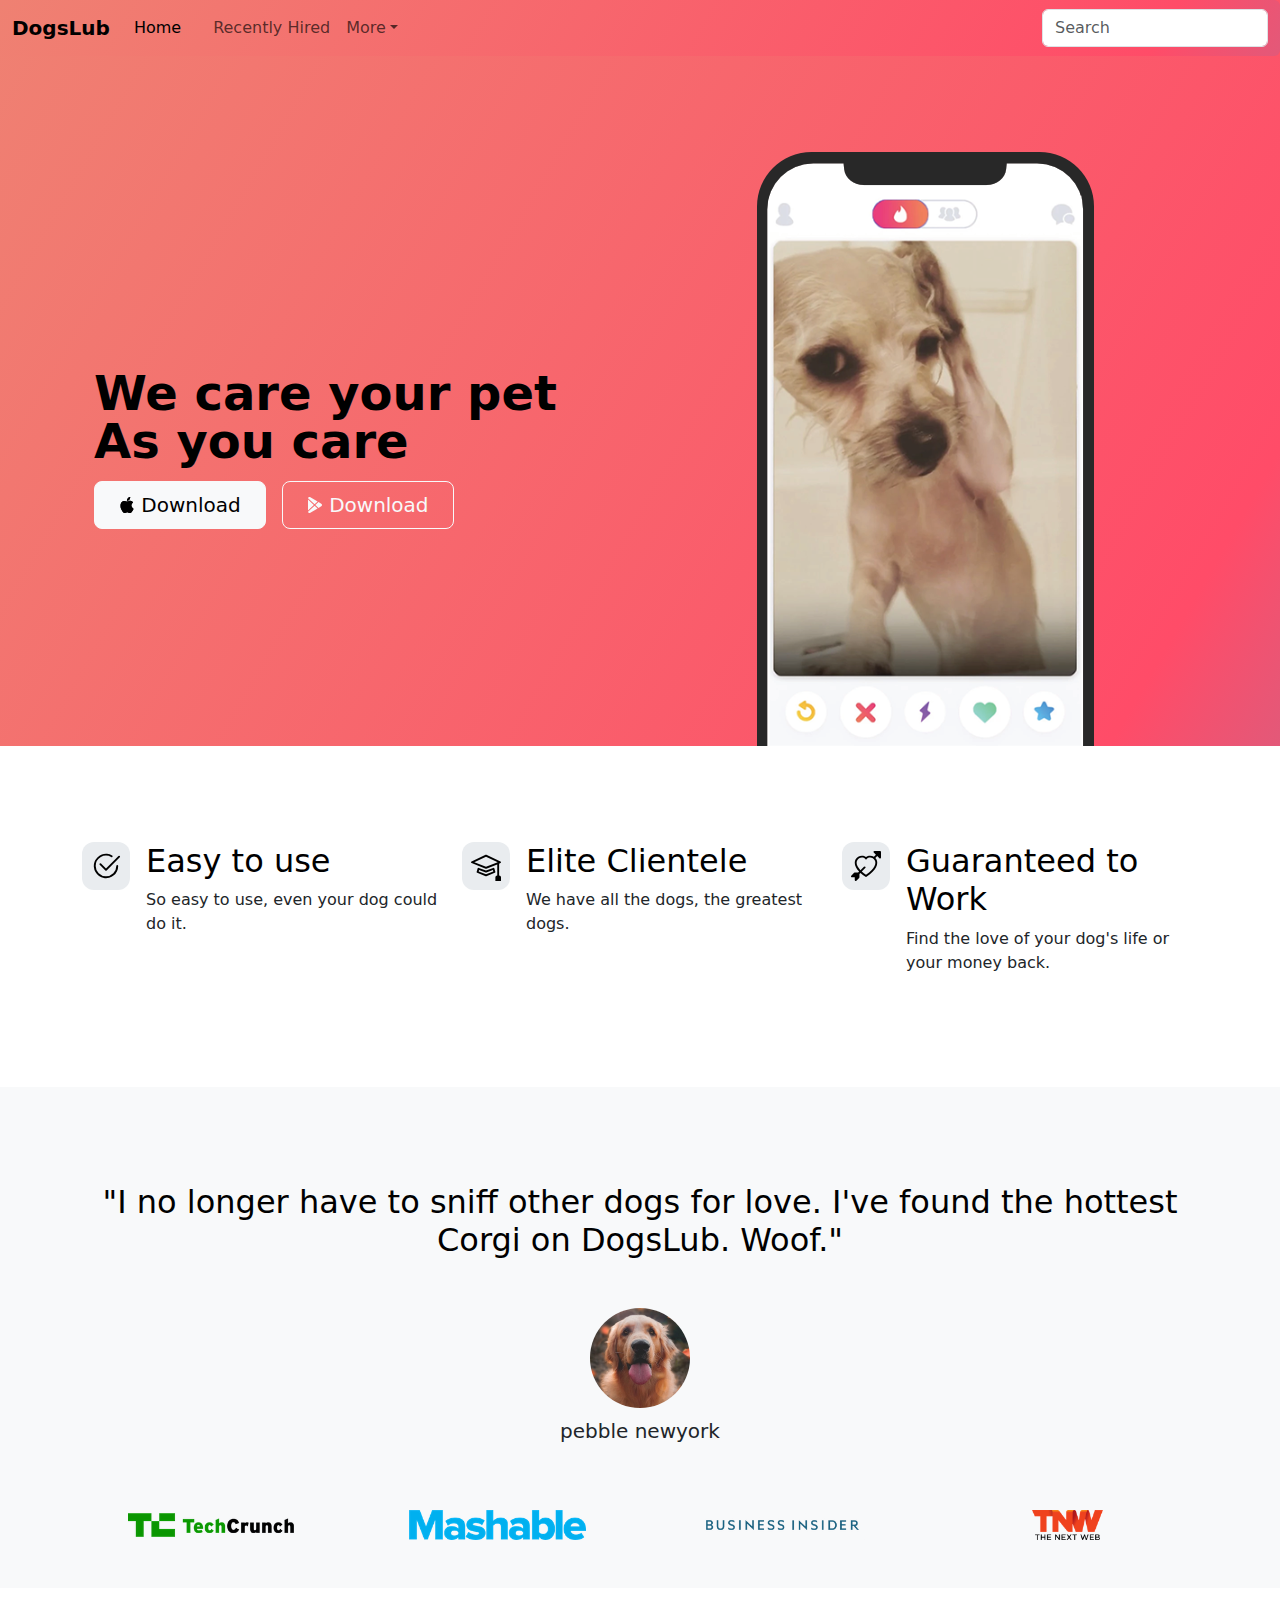
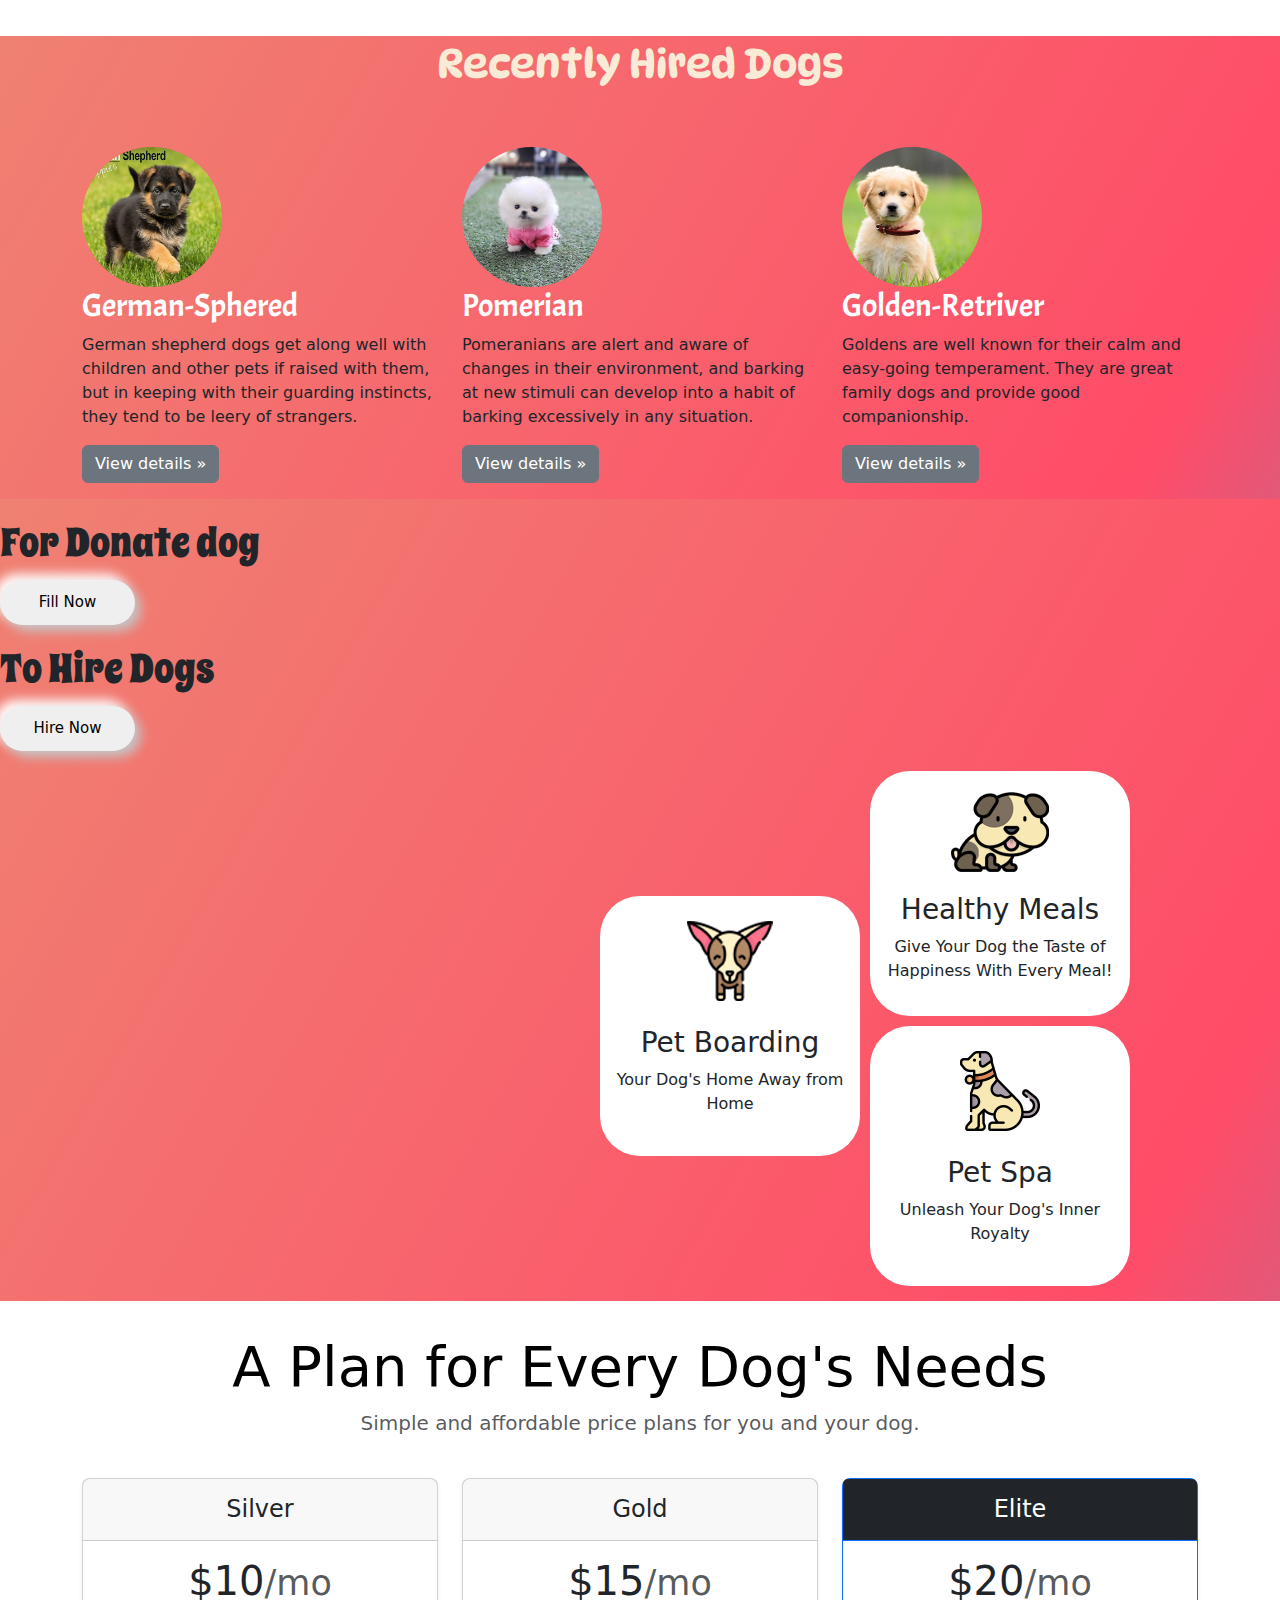
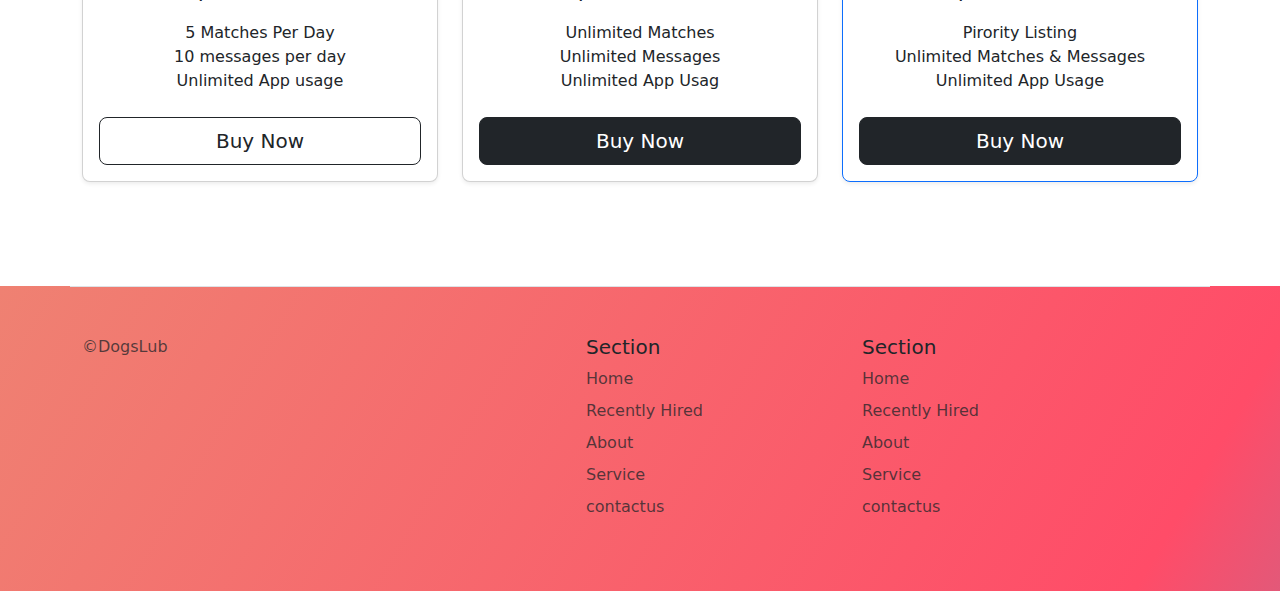
<file: index.html>
<!DOCTYPE html>
<html lang="en">

<head>
  <meta charset="UTF-8">
  <meta name="viewport" content="width=device-width, initial-scale=1.0">
  <title>DogsLub</title>
  <link href="https://cdn.jsdelivr.net/npm/bootstrap@5.3.3/dist/css/bootstrap.min.css" rel="stylesheet" integrity="sha384-QWTKZyjpPEjISv5WaRU9OFeRpok6YctnYmDr5pNlyT2bRjXh0JMhjY6hW+ALEwIH" crossorigin="anonymous">
<link href="./css/style.css" rel="stylesheet"/>
<link rel="preconnect" href="https://fonts.googleapis.com">
<link rel="preconnect" href="https://fonts.gstatic.com" crossorigin>
<link href="https://fonts.googleapis.com/css2?family=DynaPuff:wght@400..700&family=Spicy+Rice&display=swap" rel="stylesheet">
<link rel="preconnect" href="https://fonts.googleapis.com">
<link rel="preconnect" href="https://fonts.gstatic.com" crossorigin>
<link href="https://fonts.googleapis.com/css2?family=DynaPuff:wght@400..700&family=Itim&family=Spicy+Rice&display=swap" rel="stylesheet">
<link rel="preconnect" href="https://fonts.googleapis.com">
<link rel="preconnect" href="https://fonts.gstatic.com" crossorigin>
<link href="https://fonts.googleapis.com/css2?family=Acme&family=Bona+Nova+SC:ital,wght@0,400;0,700;1,400&family=DynaPuff:wght@400..700&family=Itim&family=Spicy+Rice&display=swap" rel="stylesheet">
<link rel="preconnect" href="https://fonts.googleapis.com">
<link rel="preconnect" href="https://fonts.gstatic.com" crossorigin>
<link href="https://fonts.googleapis.com/css2?family=Aclonica&family=Acme&family=Bona+Nova+SC:ital,wght@0,400;0,700;1,400&family=DynaPuff:wght@400..700&family=Itim&family=Spicy+Rice&display=swap" rel="stylesheet">

</head>

<body >
  
  
  
  <!-- Title -->
  <section id="title" class="gradient-background">
    <nav class="navbar navbar-expand-lg bg-body-tertiary rounded gradient-background" aria-label="Eleventh navbar example">
      <div class="container-fluid">
        <a class="navbar-brand" href="#" style="font-size:900; font-weight: 900;">DogsLub</a>
        <button class="navbar-toggler collapsed" type="button" data-bs-toggle="collapse" data-bs-target="#navbarsExample09" aria-controls="navbarsExample09" aria-expanded="false" aria-label="Toggle navigation">
          <span class="navbar-toggler-icon"></span>
        </button>

        <div class="navbar-collapse collapse" id="navbarsExample09" >
          <ul class="navbar-nav me-auto mb-2 mb-lg-0">
            <li class="nav-item">
              <a class="nav-link active" aria-current="page" href="./index.html">Home</a>
            </li>
            <li class="nav-item">
              <a class="nav-link" href="#"></a>
            </li>
            <li class="nav-item">
              <a class="nav-link " aria-disabled="true" href="./details.html">Recently Hired</a>
            </li>
            <li class="nav-item dropdown">
              <a class="nav-link dropdown-toggle" href="#" data-bs-toggle="dropdown" aria-expanded="false">More</a>
              <ul class="dropdown-menu">
                <li><a class="dropdown-item" href="./about.html">About </a></li>
                <li><a class="dropdown-item" href="./service.html">Service</a></li>
                <li><a class="dropdown-item" href="./contactus.html">Contact us</a></li>
              </ul>
            </li>
          </ul>
          <form role="search">
            <input class="form-control" type="search" placeholder="Search" aria-label="Search">
          </form>
        </div>
      </div>
    </nav>

    <div class="container col-xxl-8 px-4 pt-5">
      <div class="row flex-lg-row-reverse align-items-center g-5 pt-5">
        <div class="col-10 col-sm-8 col-lg-6">
          <img src="./images/iphone.png" class="d-block mx-lg-auto img-fluid" alt="Bootstrap Themes" height="200"
            loading="lazy">
        </div>
        <div class="col-lg-6">
          <h1 class="display-5 fw-bold text-body-emphasis lh-1 mb-3">We care your pet               <span>As you care</span></h1>

          <div class="d-grid gap-2 d-md-flex justify-content-md-start">
            <button type="button" class="btn btn-light btn-lg px-4 me-md-2"><svg xmlns="http://www.w3.org/2000/svg"
                width="16" height="16" fill="currentColor" class="bi bi-apple mb-1" viewBox="0 0 16 16">
                <path
                  d="M11.182.008C11.148-.03 9.923.023 8.857 1.18c-1.066 1.156-.902 2.482-.878 2.516.024.034 1.52.087 2.475-1.258.955-1.345.762-2.391.728-2.43Zm3.314 11.733c-.048-.096-2.325-1.234-2.113-3.422.212-2.189 1.675-2.789 1.698-2.854.023-.065-.597-.79-1.254-1.157a3.692 3.692 0 0 0-1.563-.434c-.108-.003-.483-.095-1.254.116-.508.139-1.653.589-1.968.607-.316.018-1.256-.522-2.267-.665-.647-.125-1.333.131-1.824.328-.49.196-1.422.754-2.074 2.237-.652 1.482-.311 3.83-.067 4.56.244.729.625 1.924 1.273 2.796.576.984 1.34 1.667 1.659 1.899.319.232 1.219.386 1.843.067.502-.308 1.408-.485 1.766-.472.357.013 1.061.154 1.782.539.571.197 1.111.115 1.652-.105.541-.221 1.324-1.059 2.238-2.758.347-.79.505-1.217.473-1.282Z" />
                <path
                  d="M11.182.008C11.148-.03 9.923.023 8.857 1.18c-1.066 1.156-.902 2.482-.878 2.516.024.034 1.52.087 2.475-1.258.955-1.345.762-2.391.728-2.43Zm3.314 11.733c-.048-.096-2.325-1.234-2.113-3.422.212-2.189 1.675-2.789 1.698-2.854.023-.065-.597-.79-1.254-1.157a3.692 3.692 0 0 0-1.563-.434c-.108-.003-.483-.095-1.254.116-.508.139-1.653.589-1.968.607-.316.018-1.256-.522-2.267-.665-.647-.125-1.333.131-1.824.328-.49.196-1.422.754-2.074 2.237-.652 1.482-.311 3.83-.067 4.56.244.729.625 1.924 1.273 2.796.576.984 1.34 1.667 1.659 1.899.319.232 1.219.386 1.843.067.502-.308 1.408-.485 1.766-.472.357.013 1.061.154 1.782.539.571.197 1.111.115 1.652-.105.541-.221 1.324-1.059 2.238-2.758.347-.79.505-1.217.473-1.282Z" />
              </svg> Download</button>
            <button type="button" class="btn btn-outline-light btn-lg px-4"><svg xmlns="http://www.w3.org/2000/svg"
                width="16" height="16" fill="currentColor" class="bi bi-google-play mb-1" viewBox="0 0 16 16">
                <path
                  d="M14.222 9.374c1.037-.61 1.037-2.137 0-2.748L11.528 5.04 8.32 8l3.207 2.96 2.694-1.586Zm-3.595 2.116L7.583 8.68 1.03 14.73c.201 1.029 1.36 1.61 2.303 1.055l7.294-4.295ZM1 13.396V2.603L6.846 8 1 13.396ZM1.03 1.27l6.553 6.05 3.044-2.81L3.333.215C2.39-.341 1.231.24 1.03 1.27Z" />
              </svg> Download</button>
          </div>
        </div>
      </div>
    </div>
  </section>
  

  </section>
  <!-- Features -->
  <section id="features">
    <div class="container mt-5" id="hanging-icons">
      
      <div class="row g-4 py-5 row-cols-1 row-cols-lg-3">
        <div class="col d-flex align-items-start">
          <div class="icon-square text-body-emphasis bg-body-secondary d-inline-flex align-items-center justify-content-center fs-4 flex-shrink-0 me-3">
            <svg xmlns="http://www.w3.org/2000/svg" height="30" fill="currentColor" class="bi bi-check2-circle"
              viewBox="0 0 16 16">
<path
                d="M2.5 8a5.5 5.5 0 0 1 8.25-4.764.5.5 0 0 0 .5-.866A6.5 6.5 0 1 0 14.5 8a.5.5 0 0 0-1 0 5.5 5.5 0 1 1-11 0z" />
<path
                d="M15.354 3.354a.5.5 0 0 0-.708-.708L8 9.293 5.354 6.646a.5.5 0 1 0-.708.708l3 3a.5.5 0 0 0 .708 0l7-7z" />
</svg>
          </div>
          <div>
            <h3 class="fs-2 text-body-emphasis">Easy to use</h3>
            <p>So easy to use, even your dog could do it.</p>
          </div>
        </div>
        <div class="col d-flex align-items-start">
          <div class="icon-square text-body-emphasis bg-body-secondary d-inline-flex align-items-center justify-content-center fs-4 flex-shrink-0 me-3">
            <svg xmlns="http://www.w3.org/2000/svg" height="30" fill="currentColor" class="bi bi-mortarboard" viewBox="0 0 16 16">
              <path d="M8.211 2.047a.5.5 0 0 0-.422 0l-7.5 3.5a.5.5 0 0 0 .025.917l7.5 3a.5.5 0 0 0 .372 0L14 7.14V13a1 1 0 0 0-1 1v2h3v-2a1 1 0 0 0-1-1V6.739l.686-.275a.5.5 0 0 0 .025-.917l-7.5-3.5ZM8 8.46 1.758 5.965 8 3.052l6.242 2.913L8 8.46Z"/>
              <path d="M4.176 9.032a.5.5 0 0 0-.656.327l-.5 1.7a.5.5 0 0 0 .294.605l4.5 1.8a.5.5 0 0 0 .372 0l4.5-1.8a.5.5 0 0 0 .294-.605l-.5-1.7a.5.5 0 0 0-.656-.327L8 10.466 4.176 9.032Zm-.068 1.873.22-.748 3.496 1.311a.5.5 0 0 0 .352 0l3.496-1.311.22.748L8 12.46l-3.892-1.556Z"/>
              </svg>
          </div>
          <div>
            <h3 class="fs-2 text-body-emphasis">Elite Clientele</h3>
            <p>We have all the dogs, the greatest dogs.</p>
          </div>
        </div>
        <div class="col d-flex align-items-start">
          <div class="icon-square text-body-emphasis bg-body-secondary d-inline-flex align-items-center justify-content-center fs-4 flex-shrink-0 me-3">
            <svg xmlns="http://www.w3.org/2000/svg" height="30" fill="currentColor" class="bi bi-arrow-through-heart"
              viewBox="0 0 16 16">
<path fill-rule="evenodd"
                d="M2.854 15.854A.5.5 0 0 1 2 15.5V14H.5a.5.5 0 0 1-.354-.854l1.5-1.5A.5.5 0 0 1 2 11.5h1.793l.53-.53c-.771-.802-1.328-1.58-1.704-2.32-.798-1.575-.775-2.996-.213-4.092C3.426 2.565 6.18 1.809 8 3.233c1.25-.98 2.944-.928 4.212-.152L13.292 2 12.147.854A.5.5 0 0 1 12.5 0h3a.5.5 0 0 1 .5.5v3a.5.5 0 0 1-.854.354L14 2.707l-1.006 1.006c.236.248.44.531.6.845.562 1.096.585 2.517-.213 4.092-.793 1.563-2.395 3.288-5.105 5.08L8 13.912l-.276-.182a21.86 21.86 0 0 1-2.685-2.062l-.539.54V14a.5.5 0 0 1-.146.354l-1.5 1.5Zm2.893-4.894A20.419 20.419 0 0 0 8 12.71c2.456-1.666 3.827-3.207 4.489-4.512.679-1.34.607-2.42.215-3.185-.817-1.595-3.087-2.054-4.346-.761L8 4.62l-.358-.368c-1.259-1.293-3.53-.834-4.346.761-.392.766-.464 1.845.215 3.185.323.636.815 1.33 1.519 2.065l1.866-1.867a.5.5 0 1 1 .708.708L5.747 10.96Z" />
</svg>

          </div>
          <div>
            <h3 class="fs-2 text-body-emphasis">Guaranteed to Work </h3>
            <p>Find the love of your dog's life or your money back.</p>
          </div>
        </div>
      </div>
    </div>

  </section>
  <!-- Testimonial -->
  <section id="testimonial">
    <div class="my-5">
      <div class="p-5 text-center bg-body-tertiary">
        <div class="container py-5">
          <h2 class="text-body-emphasis mb-5">"I no longer have to sniff other dogs for love. I've found the hottest Corgi on DogsLub. Woof."
            
            </h2>
            <img src="./images/dog-img.jpg" class="profile-img" >
          <p class="col-lg-8 mx-auto lead mt-2">
            pebble newyork
          </p>
        </div>
        <div class="container">
          <div class="row">
            
            <div class="col-lg-3 col-sm-12 col-md-6"><img src="./images/techcrunch.png" height="30px"/></div>
            <div class="col-lg-3 col-sm-12 col-md-6"><img src="./images/mashable.png" height="30px"/></div>
            <div class="col-lg-3 col-sm-12 col-md-6"><img src="./images/bizinsider.png" height="30px"/></div>
            <div class="col-lg-3 col-sm-12 col-md-6"><img src="./images/tnw.png" height="30px"/></div>

          </div>



        </div>
      </div>
    </div>

  </section>

  

  
  <section class="gradient-background">
    
  
 
   <div class="container marketing">

  <div class="ft"><h1 class="bona-nova-sc-regular bona-nova-sc-bold aclonica-regular dynapuff-h" style="color:antiquewhite">Recently Hired Dogs</h1></div>
      
      <div class="row">
        <div class="col-lg-4 mt-5">
          <img class="bd-placeholder-img rounded-circle" width="140" height="140" src="./images/dog7.png" role="img" aria-label="Placeholder" preserveAspectRatio="xMidYMid slice" focusable="false"><title>Placeholder</title><rect width="100%" height="100%" fill="var(--bs-secondary-color)"></rect></svg>
          <h2 class="fw-normal acme-regular itim-regular">German-Sphered</h2>
          <p>German shepherd dogs get along well with children and other pets if raised with them, but in keeping with their guarding instincts, they tend to be leery of strangers.

          </p>
          <p><a class="btn btn-secondary" href="./details.html">View details »</a></p>
        </div><!-- /.col-lg-4 -->
        <div class="col-lg-4 mt-5">
          <img class="bd-placeholder-img rounded-circle" width="140" height="140" src="./images/dog5.png" role="img" aria-label="Placeholder" preserveAspectRatio="xMidYMid slice" focusable="false"><title>Placeholder</title><rect width="100%" height="100%" fill="var(--bs-secondary-color)"></rect></svg>
          <h2 class="fw-normal acme-regular itim-regular">Pomerian</h2>
          <p>Pomeranians are alert and aware of changes in their environment, and barking at new stimuli can develop into a habit of barking excessively in any situation. </p>
          <p><a class="btn btn-secondary" href="./details.html" >View details »</a></p>
        </div><!-- /.col-lg-4 -->
        <div class="col-lg-4 mt-5">
          <img class="bd-placeholder-img rounded-circle" width="140" height="140" src="./images/dog6.png" role="img" aria-label="Placeholder" preserveAspectRatio="xMidYMid slice" focusable="false"><title>Placeholder</title><rect width="100%" height="100%" fill="var(--bs-secondary-color)"></rect></svg>
          <h2 class="fw-normal acme-regular itim-regular">Golden-Retriver</h2>
          <p>Goldens are well known for their calm and easy-going temperament. They are great family dogs and provide good companionship.</p>
          <p><a class="btn btn-secondary" href="./details.html">View details »</a></p>
        </div><!-- /.col-lg-4 -->
      </div><!-- /.row -->
  
  
      
  
      
  </section>
  <section  class="gradient-background">
    <div>
    <h1 style="display:inline-block;margin-top: 20px;" class="spicy-rice-regular Dynapuf-cl">For Donate dog</h1><br>
    
<button class="but" onclick="window.location.href='./form.html'" style="margin-top: 5px;">Fill Now</button><br>
<div >
    <h1 style="display: inline-block;margin-top: 20px;" class="spicy-rice-regular Dynapuf-cl">To Hire Dogs</h1><br>
    
<button class="but" onclick="window.location.href='./hire.html'" style="margin-top: 5px;">Hire Now</button>
</div>
    
    </div>

    <div class="containe ">
      <div class="a ">
        
          <div class="mid  ">
            <img src="./images/service_icon_1.png" style="height:140; width:140;">
            
            
          </div>
          <div  class="alli" >
            <h3>Pet Boarding</h3>
            <p style="text-align:center;">Your Dog's Home Away from Home
            </p>
          </div>
          

      </div>
      <div class="b">
          
          <div class="mid"><img src="./images/service_icon_2.png" style="height:140; width:140;"></div>
          <div class="alli">
            <h3>Healthy Meals</h3>
            <p style="text-align:center;">Give Your Dog the Taste of Happiness With Every Meal!

            </p>
          </div>
      </div>
      <div class="c">
        <div class="mid"><img src="./images/service_icon_3.png" style="height:140; width:140;"></div>

          <div class="alli">
            <h3>Pet Spa</h3>
            <p style="text-align:center;">Unleash Your Dog's Inner Royalty
            </p>
          </div>

      </div>
  </div>
  

  </section>
  <!-- Pricing -->
  <section id="pricing ">
    <div class="container py-3 ">
      <header>
    
        <div class="pricing-header p-3 pb-md-4 mx-auto text-center">
          <h2 class="display-4 fw-normal text-body-emphasis">A Plan for Every Dog's Needs</h2>
          <p class="fs-5 text-body-secondary">Simple and affordable price plans for you and your dog.
          </p>
          </div>
    
      <main>
        <a target="_self">
        <div class="row row-cols-1 row-cols-md-3 mb-3 text-center  ">
          <div class="col" id="k">
            <div class="card mb-4 rounded-3 shadow-sm">
              <div class="card-header py-3">
                <h4 class="my-0 fw-normal">Silver</h4>
              </div>
              <div class="card-body bg bo">
                <h1 class="card-title pricing-card-title">$10<small class="text-body-secondary fw-light">/mo</small></h1>
                <ul class="list-unstyled mt-3 mb-4">
                  <li>5  Matches Per Day</li>
                  <li>10  messages per day</li>
                  <li>Unlimited App usage</li>
                  
                </ul>
                <button type="button " class="w-100 btn btn-lg btn-outline-dark" onclick="window.location.href='./payment.html'">Buy Now</button>
              </div>
            </div>
          </div>
          <div class="col">
            <div class="card mb-4 rounded-3 shadow-sm">
              <div class="card-header py-3">
                <h4 class="my-0 fw-normal">Gold</h4>
              </div>
              <div class="card-body">
                <h1 class="card-title pricing-card-title">$15<small class="text-body-secondary fw-light">/mo</small></h1>
                <ul class="list-unstyled mt-3 mb-4">
                  <li>Unlimited Matches</li>
                  <li> Unlimited Messages</li>
                   <li> Unlimited App Usag</li>
                  
                </ul>
                <button type="button uiverse wrapper" class="w-100 btn btn-lg btn-dark" onclick="window.location.href='./payment.html'">Buy Now</button>
              </div>
            </div>
          </div>
          <div class="col">
            <div class="card mb-4 rounded-3 shadow-sm border-primary">
              <div class="card-header py-3 text-bg-dark border-primary">
                <h4 class="my-0 fw-normal">Elite</h4>
              </div>
              <div class="card-body">
                <h1 class="card-title pricing-card-title">$20<small class="text-body-secondary fw-light">/mo</small></h1>
                <ul class="list-unstyled mt-3 mb-4">
                  <li>Pirority Listing</li>
                   <li> Unlimited Matches & Messages</li>
                    <li>Unlimited App Usage</li>
                    
                </ul>
                <button type="button" class="w-100 btn btn-lg btn-dark" onclick="window.location.href='./payment.html'">Buy Now</button>
              </div>
            </div>
          </div>
        </div>
        </a>
    
        
                

                
          
        </div>
  
    
  </section>
  
  <!-- Footer -->
  <section id="footer" class="gradient-background">
    <div class="container">
      <footer class="row row-cols-1 row-cols-sm-2 row-cols-md-5 py-5 mt-5 border-top">
        <div class="col mb-3">
          
          <p class="text-body-secondary">©DogsLub </p>
        </div>
    
        <div class="col mb-3">
    
        </div>
    
        
    
        <div class="col mb-3 mx-5">
          <h5>Section</h5>
          <ul class="nav flex-column">
            <li class="nav-item mb-2"><a href="#" class="nav-link p-0 text-body-secondary">Home</a></li>
            <li class="nav-item mb-2"><a href="./details.html" class="nav-link p-0 text-body-secondary">Recently Hired</a></li>
            <li class="nav-item mb-2"><a href="./about.html" class="nav-link p-0 text-body-secondary">About</a></li>
            <li class="nav-item mb-2"><a href="./service.html" class="nav-link p-0 text-body-secondary">Service</a></li>
            <li class="nav-item mb-2"><a href="./contactus.html" class="nav-link p-0 text-body-secondary">contactus</a></li>
          </ul>
        </div>
    
        <div class="col mb-3">
          <h5>Section</h5>
          <ul class="nav flex-column">
            <li class="nav-item mb-2"><a href="#" class="nav-link p-0 text-body-secondary">Home</a></li>
            <li class="nav-item mb-2"><a href="./details.html" class="nav-link p-0 text-body-secondary">Recently Hired</a></li>
            <li class="nav-item mb-2"><a href="./about.html" class="nav-link p-0 text-body-secondary">About</a></li>
            <li class="nav-item mb-2"><a href="./service.html" class="nav-link p-0 text-body-secondary">Service</a></li>
            <li class="nav-item mb-2"><a href="./contactus.html" class="nav-link p-0 text-body-secondary">contactus</a></li>
          </ul>
        </div>
      </footer>
    </div>

  </section>
  
  
  

  
  <script src="https://cdn.jsdelivr.net/npm/bootstrap@5.3.3/dist/js/bootstrap.bundle.min.js" integrity="sha384-YvpcrYf0tY3lHB60NNkmXc5s9fDVZLESaAA55NDzOxhy9GkcIdslK1eN7N6jIeHz" crossorigin="anonymous"></script>

  <script src="https://ajax.googleapis.com/ajax/libs/jquery/3.7.1/jquery.min.js"></script>
  <script src="javascript.js"></script>
</body>

</html>
</file>
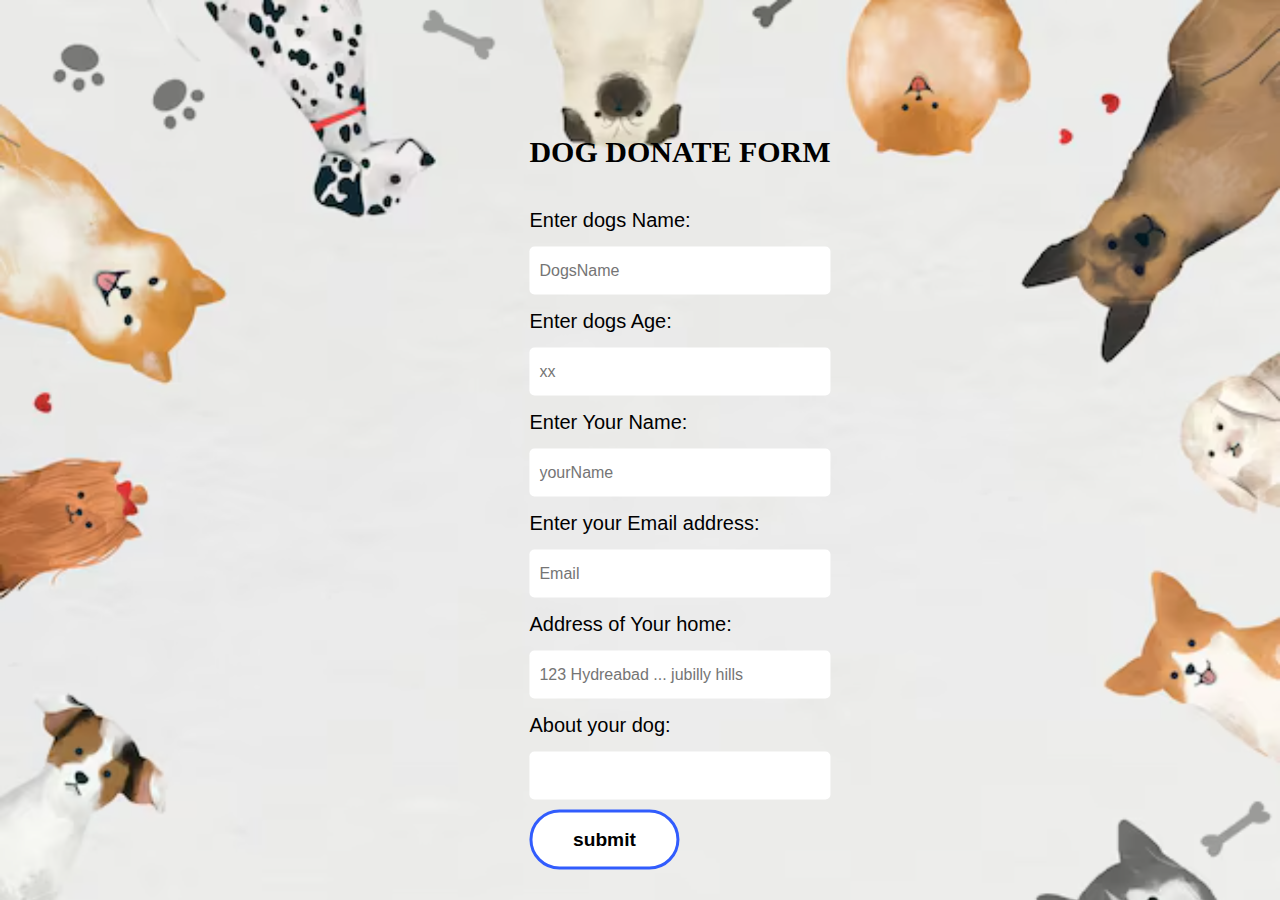
<file: form.html>
<style>/* From Uiverse.io by SteveBloX */ 
    button {
      width: 150px;
      height: 60px;
      border: 3px solid #315cfd;
      border-radius: 45px;
      transition: all 0.3s;
      cursor: pointer;
      background: white;
      font-size: 1.2em;
      font-weight: 550;
      margin-top: 10px;
    }
    
    button:hover {
      background: #315cfd;
      color: white;
      font-size: 1.5em;
    }
    </style>

<section class="sc">
    <link href="./css/style.css" rel="stylesheet">
    <!-- <div class="k" id="img">
    <div class="h" >
        <div >
        
        <form autocomplete="on">
            
            <fieldset style="background-color:mediumpurple">
                <h1 style="color:whitesmoke">Dog Donation Form</h1>


             
            <input type="text" id="name" name="firstname" placeholder="Enter your Dogs name" required>
            
            
            <input type="number" id="dogsAge" name="Age" placeholder="Enter the Dogs Age" required ><br>

            <input type="email" name="email" placeholder="Enter your email address" required style="width: 100%;">
        
            
            <input type="text" name="Address" placeholder="123 Main st. Hyderabad" required style="width:100%">
            <input type="tel" name="phone" placeholder="123-456-7890" required>
            
            


                
            </textarea>

                
    


            </fieldset>
        </form>
        </div>
        

    </div>
    </div>
</section>
 -->

 <body class="sc">
 <div class="registration-form">
    <h1>Dog Donate Form
    </h1>
    <form   id="form" method="post" autocomplete="on"  >
        <p>Enter dogs Name:</p>
        <input type="text" name="Name" placeholder="DogsName" required >
        <p>Enter dogs Age:</p>
        <input type="value" name="Age" placeholder="xx" required>
        <p>Enter Your  Name:</p>
        <input type="text" name="yournmae" placeholder="yourName" required >
        <p>Enter your Email address:</p>
        <input type="email"name="email" placeholder="Email" required>
        <P>Address of Your home:</P>
        <input type="password" name="Address" placeholder="123 Hydreabad ... jubilly hills" required>
        <p>About your dog:</p>
        <input type="text" name="about" palceholder="Something about the Dog..." required>
        <br>
        
<button  onclick="window.location.href='./completion.html'">submit</button>

        
        
           </form>
           </div>
 </body>
</section>
</file>
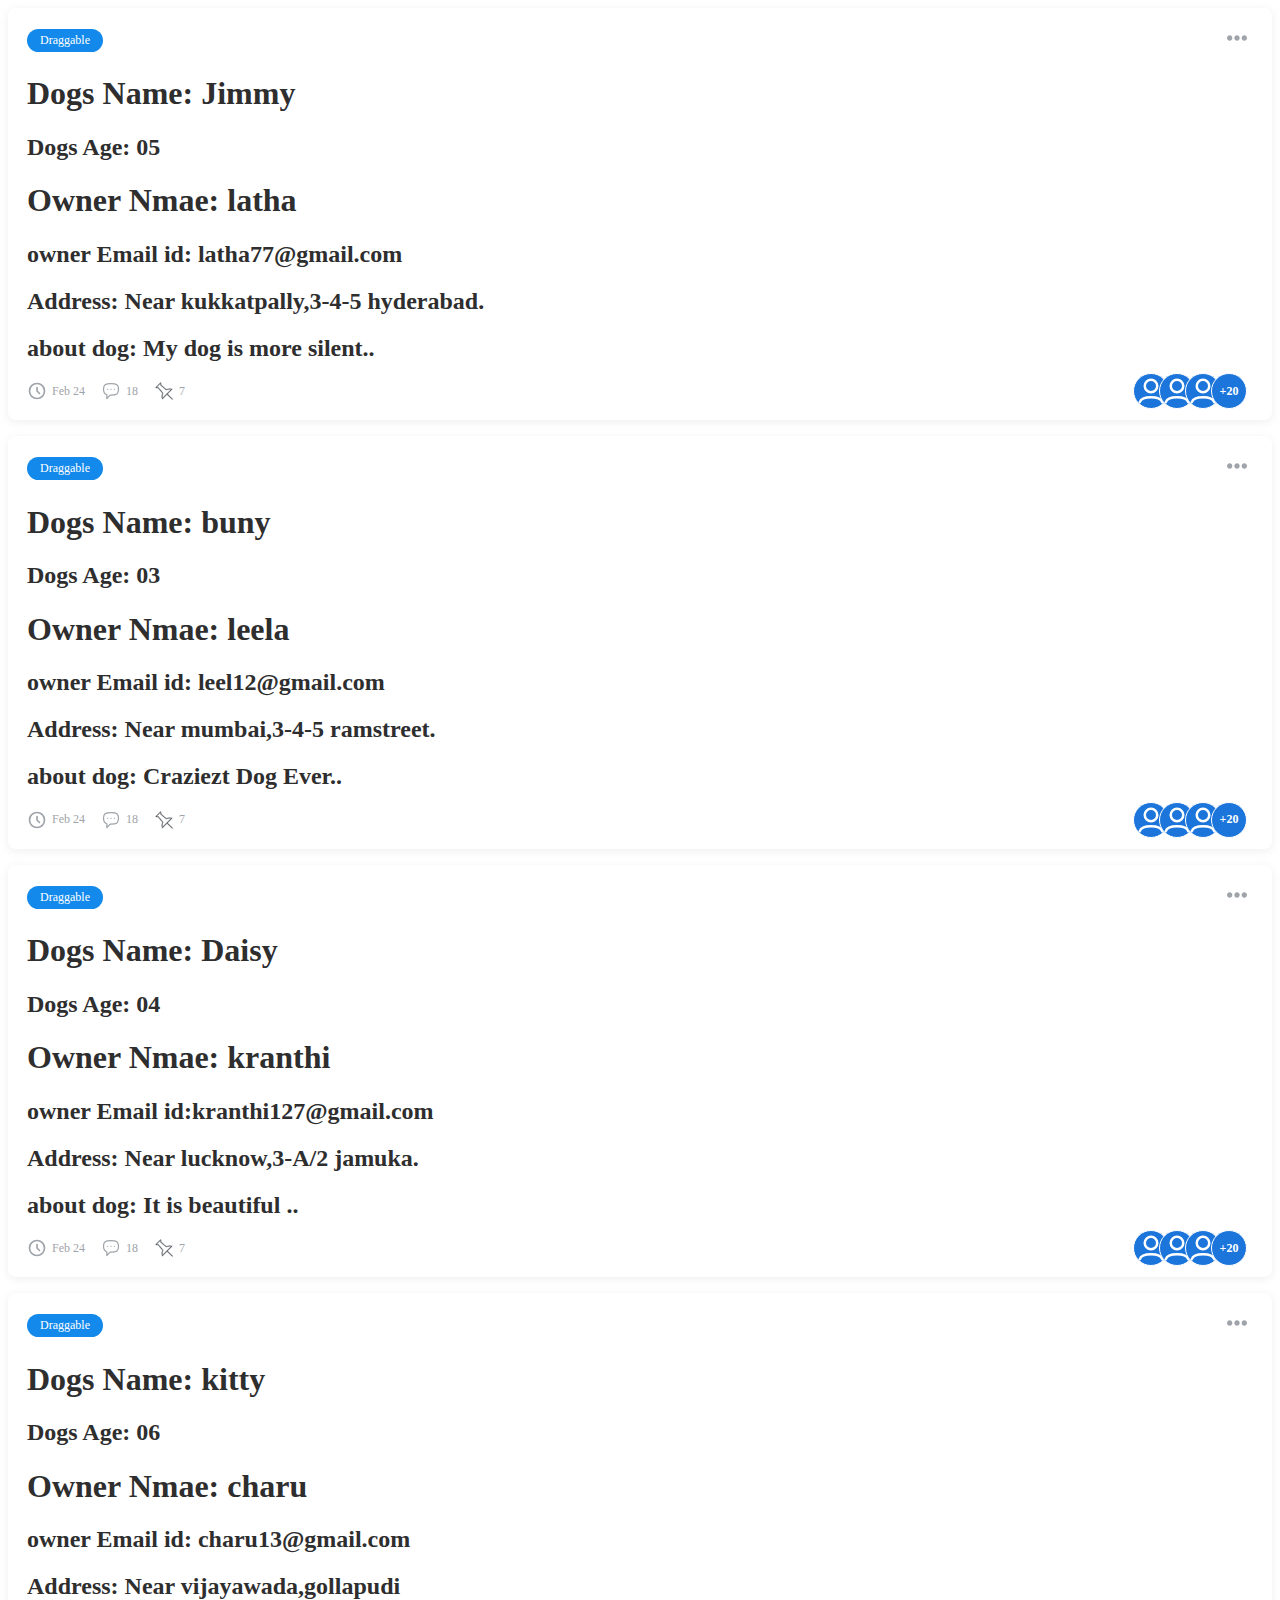
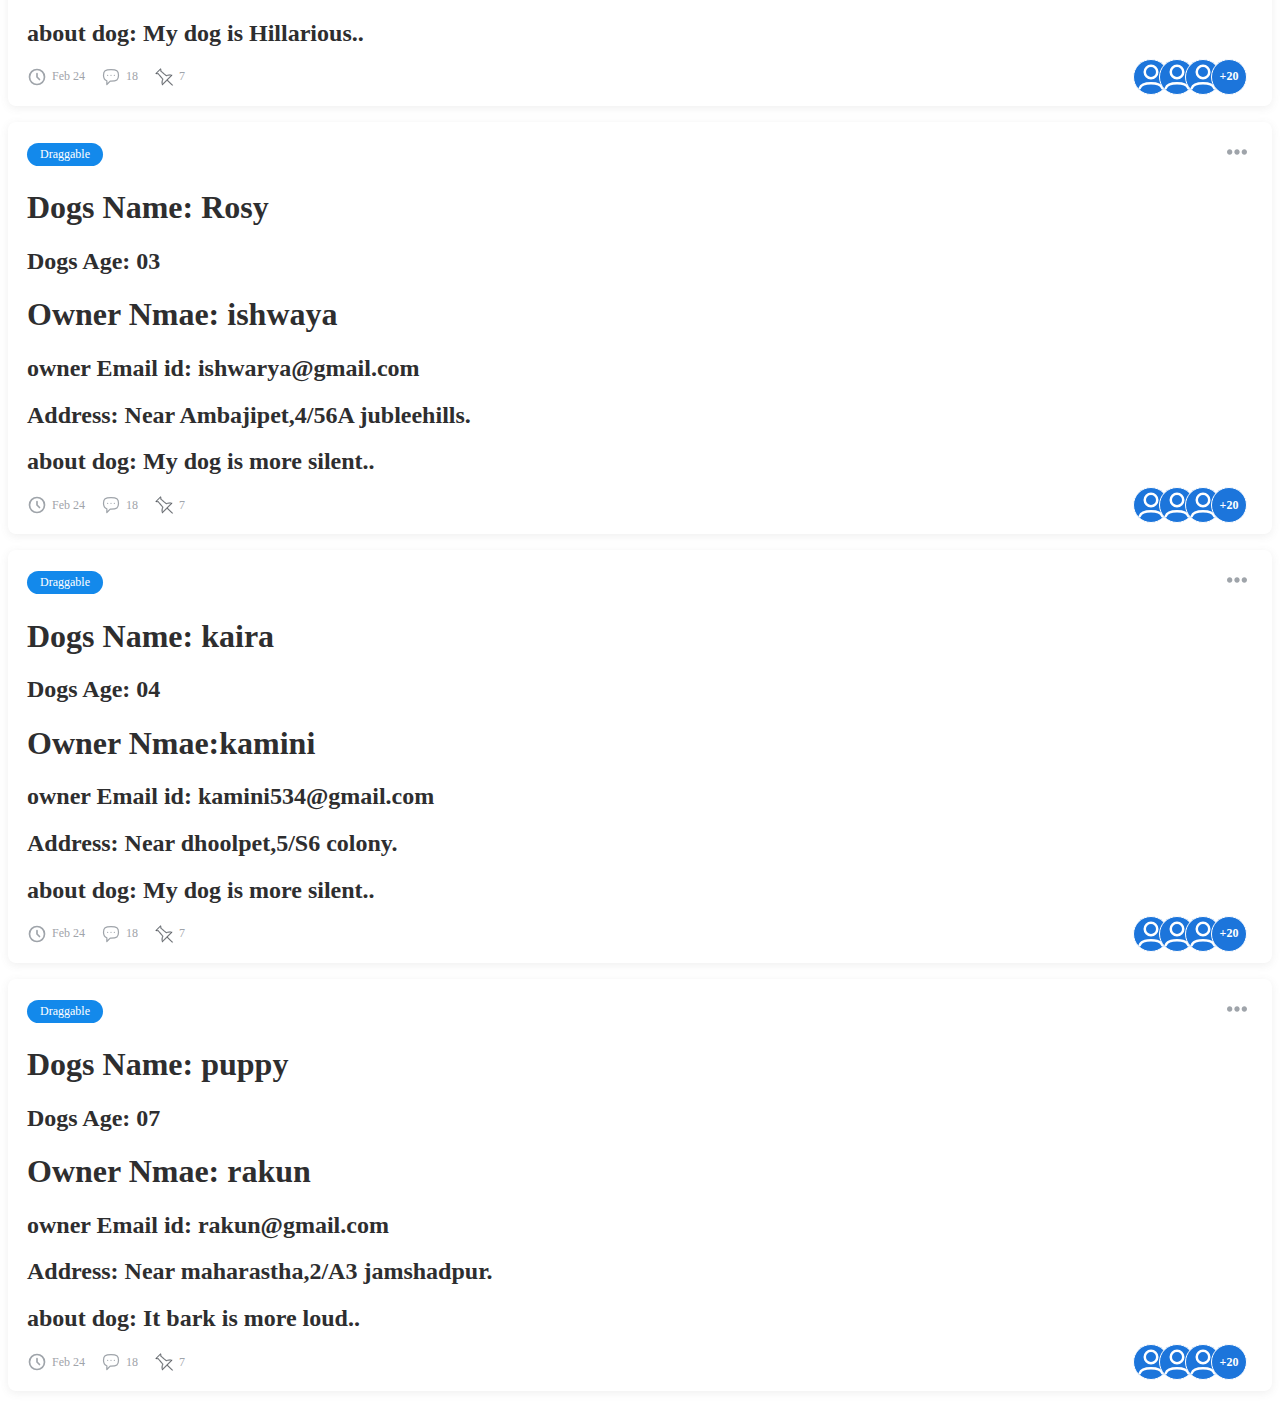
<file: hire.html>
<!DOCTYPE html>
<html lang="en">
<head>
    <meta charset="UTF-8">
    <meta name="viewport" content="width=device-width, initial-scale=1.0">
    <title>Document</title>
    <style>
        /* From Uiverse.io by Yaya12085 */ 
.task {
  position: relative;
  color: #2e2e2f;
  cursor: move;
  background-color: #fff;
  padding: 1rem;
  border-radius: 8px;
  box-shadow: rgba(99, 99, 99, 0.1) 0px 2px 8px 0px;
  margin-bottom: 1rem;
  border: 3px dashed transparent;
  max-width: 100%;
}

.task:hover {
  box-shadow: rgba(99, 99, 99, 0.3) 0px 2px 8px 0px;
  border-color: rgba(162, 179, 207, 0.2) !important;
}

.task p {
  font-size: 15px;
  margin: 1.2rem 0;
}

.tag {
  border-radius: 100px;
  padding: 4px 13px;
  font-size: 12px;
  color: #ffffff;
  background-color: #1389eb;
}

.tags {
  width: 100%;
  display: flex;
  align-items: center;
  justify-content: space-between;
}

.options {
  background: transparent;
  border: 0;
  color: #c4cad3;
  font-size: 17px;
}

.options svg {
  fill: #9fa4aa;
  width: 20px;
}

.stats {
  position: relative;
  width: 100%;
  color: #9fa4aa;
  font-size: 12px;
  display: flex;
  align-items: center;
  justify-content: space-between;
}

.stats div {
  margin-right: 1rem;
  height: 20px;
  display: flex;
  align-items: center;
  cursor: pointer;
}

.stats svg {
  margin-right: 5px;
  height: 100%;
  stroke: #9fa4aa;
}

.viewer span {
  height: 30px;
  width: 30px;
  background-color: rgb(28, 117, 219);
  margin-right: -10px;
  border-radius: 50%;
  border: 1px solid #fff;
  display: grid;
  align-items: center;
  text-align: center;
  font-weight: bold;
  color: #fff;
  padding: 2px;
}

.viewer span svg {
  stroke: #fff;
}



    </style>
</head>
<body>
    

<div class="task" draggable="true">
  <div class="tags">
    <span class="tag">Draggable</span>
    <button class="options">
      <svg xml:space="preserve" viewBox="0 0 41.915 41.916" xmlns:xlink="http://www.w3.org/1999/xlink" xmlns="http://www.w3.org/2000/svg" id="Capa_1" version="1.1" fill="#000000"><g stroke-width="0" id="SVGRepo_bgCarrier"></g><g stroke-linejoin="round" stroke-linecap="round" id="SVGRepo_tracerCarrier"></g><g id="SVGRepo_iconCarrier"> <g> <g> <path d="M11.214,20.956c0,3.091-2.509,5.589-5.607,5.589C2.51,26.544,0,24.046,0,20.956c0-3.082,2.511-5.585,5.607-5.585 C8.705,15.371,11.214,17.874,11.214,20.956z"></path> <path d="M26.564,20.956c0,3.091-2.509,5.589-5.606,5.589c-3.097,0-5.607-2.498-5.607-5.589c0-3.082,2.511-5.585,5.607-5.585 C24.056,15.371,26.564,17.874,26.564,20.956z"></path> <path d="M41.915,20.956c0,3.091-2.509,5.589-5.607,5.589c-3.097,0-5.606-2.498-5.606-5.589c0-3.082,2.511-5.585,5.606-5.585 C39.406,15.371,41.915,17.874,41.915,20.956z"></path> </g> </g> </g></svg>
    </button>
  </div>
  <p><h1>Dogs Name: Jimmy</h1>
    <h2> Dogs Age: 05</h2>
    <h1>Owner Nmae: latha

    </h1>
    <h2>owner Email id: latha77@gmail.com</h2>
    <h2>Address: Near kukkatpally,3-4-5 hyderabad.</h2>
    <h2>
        about dog: My dog is more silent..
    </h2></p>
  <div class="stats">
    <div>
      <div><svg xmlns="http://www.w3.org/2000/svg" fill="none" viewBox="0 0 24 24"><g stroke-width="0" id="SVGRepo_bgCarrier"></g><g stroke-linejoin="round" stroke-linecap="round" id="SVGRepo_tracerCarrier"></g><g id="SVGRepo_iconCarrier"> <path stroke-linecap="round" stroke-width="2" d="M12 8V12L15 15"></path> <circle stroke-width="2" r="9" cy="12" cx="12"></circle> </g></svg>Feb 24</div>
      <div><svg xmlns="http://www.w3.org/2000/svg" fill="none" viewBox="0 0 24 24"><g stroke-width="0" id="SVGRepo_bgCarrier"></g><g stroke-linejoin="round" stroke-linecap="round" id="SVGRepo_tracerCarrier"></g><g id="SVGRepo_iconCarrier"> <path stroke-linejoin="round" stroke-linecap="round" stroke-width="1.5" d="M16 10H16.01M12 10H12.01M8 10H8.01M3 10C3 4.64706 5.11765 3 12 3C18.8824 3 21 4.64706 21 10C21 15.3529 18.8824 17 12 17C11.6592 17 11.3301 16.996 11.0124 16.9876L7 21V16.4939C4.0328 15.6692 3 13.7383 3 10Z"></path> </g></svg>18</div>
      <div><svg fill="#000000" xmlns:xlink="http://www.w3.org/1999/xlink" xmlns="http://www.w3.org/2000/svg" version="1.1" viewBox="-2.5 0 32 32"><g stroke-width="0" id="SVGRepo_bgCarrier"></g><g stroke-linejoin="round" stroke-linecap="round" id="SVGRepo_tracerCarrier"></g><g id="SVGRepo_iconCarrier"> <g id="icomoon-ignore"> </g> <path fill="#000000" d="M0 10.284l0.505 0.36c0.089 0.064 0.92 0.621 2.604 0.621 0.27 0 0.55-0.015 0.836-0.044 3.752 4.346 6.411 7.472 7.060 8.299-1.227 2.735-1.42 5.808-0.537 8.686l0.256 0.834 7.63-7.631 8.309 8.309 0.742-0.742-8.309-8.309 7.631-7.631-0.834-0.255c-2.829-0.868-5.986-0.672-8.686 0.537-0.825-0.648-3.942-3.3-8.28-7.044 0.11-0.669 0.23-2.183-0.575-3.441l-0.352-0.549-8.001 8.001zM1.729 10.039l6.032-6.033c0.385 1.122 0.090 2.319 0.086 2.334l-0.080 0.314 0.245 0.214c7.409 6.398 8.631 7.39 8.992 7.546l-0.002 0.006 0.195 0.058 0.185-0.087c2.257-1.079 4.903-1.378 7.343-0.836l-13.482 13.481c-0.55-2.47-0.262-5.045 0.837-7.342l0.104-0.218-0.098-0.221-0.031 0.013c-0.322-0.632-1.831-2.38-7.498-8.944l-0.185-0.215-0.282 0.038c-0.338 0.045-0.668 0.069-0.981 0.069-0.595 0-1.053-0.083-1.38-0.176z"> </path> </g></svg>7</div>
    </div>
    <div class="viewer">
      <span><svg xmlns="http://www.w3.org/2000/svg" fill="none" viewBox="0 0 24 24"><g stroke-width="0" id="SVGRepo_bgCarrier"></g><g stroke-linejoin="round" stroke-linecap="round" id="SVGRepo_tracerCarrier"></g><g id="SVGRepo_iconCarrier"> <path stroke-width="2" stroke="#ffffff" d="M17 8C17 10.7614 14.7614 13 12 13C9.23858 13 7 10.7614 7 8C7 5.23858 9.23858 3 12 3C14.7614 3 17 5.23858 17 8Z"></path> <path stroke-linecap="round" stroke-width="2" stroke="#ffffff" d="M3 21C3.95728 17.9237 6.41998 17 12 17C17.58 17 20.0427 17.9237 21 21"></path> </g></svg></span>
      <span><svg xmlns="http://www.w3.org/2000/svg" fill="none" viewBox="0 0 24 24"><g stroke-width="0" id="SVGRepo_bgCarrier"></g><g stroke-linejoin="round" stroke-linecap="round" id="SVGRepo_tracerCarrier"></g><g id="SVGRepo_iconCarrier"> <path stroke-width="2" stroke="#ffffff" d="M17 8C17 10.7614 14.7614 13 12 13C9.23858 13 7 10.7614 7 8C7 5.23858 9.23858 3 12 3C14.7614 3 17 5.23858 17 8Z"></path> <path stroke-linecap="round" stroke-width="2" stroke="#ffffff" d="M3 21C3.95728 17.9237 6.41998 17 12 17C17.58 17 20.0427 17.9237 21 21"></path> </g></svg></span>
      <span><svg xmlns="http://www.w3.org/2000/svg" fill="none" viewBox="0 0 24 24"><g stroke-width="0" id="SVGRepo_bgCarrier"></g><g stroke-linejoin="round" stroke-linecap="round" id="SVGRepo_tracerCarrier"></g><g id="SVGRepo_iconCarrier"> <path stroke-width="2" stroke="#ffffff" d="M17 8C17 10.7614 14.7614 13 12 13C9.23858 13 7 10.7614 7 8C7 5.23858 9.23858 3 12 3C14.7614 3 17 5.23858 17 8Z"></path> <path stroke-linecap="round" stroke-width="2" stroke="#ffffff" d="M3 21C3.95728 17.9237 6.41998 17 12 17C17.58 17 20.0427 17.9237 21 21"></path> </g></svg></span>
      <span>+20</span>
  </div>
  </div>
  
</div>

<div class="task" draggable="true">
  <div class="tags">
    <span class="tag">Draggable</span>
    <button class="options">
      <svg xml:space="preserve" viewBox="0 0 41.915 41.916" xmlns:xlink="http://www.w3.org/1999/xlink" xmlns="http://www.w3.org/2000/svg" id="Capa_1" version="1.1" fill="#000000"><g stroke-width="0" id="SVGRepo_bgCarrier"></g><g stroke-linejoin="round" stroke-linecap="round" id="SVGRepo_tracerCarrier"></g><g id="SVGRepo_iconCarrier"> <g> <g> <path d="M11.214,20.956c0,3.091-2.509,5.589-5.607,5.589C2.51,26.544,0,24.046,0,20.956c0-3.082,2.511-5.585,5.607-5.585 C8.705,15.371,11.214,17.874,11.214,20.956z"></path> <path d="M26.564,20.956c0,3.091-2.509,5.589-5.606,5.589c-3.097,0-5.607-2.498-5.607-5.589c0-3.082,2.511-5.585,5.607-5.585 C24.056,15.371,26.564,17.874,26.564,20.956z"></path> <path d="M41.915,20.956c0,3.091-2.509,5.589-5.607,5.589c-3.097,0-5.606-2.498-5.606-5.589c0-3.082,2.511-5.585,5.606-5.585 C39.406,15.371,41.915,17.874,41.915,20.956z"></path> </g> </g> </g></svg>
    </button>
  </div>
  <p><h1>Dogs Name: buny</h1>
    <h2> Dogs Age: 03</h2>
    <h1>Owner Nmae: leela

    </h1>
    <h2>owner Email id: leel12@gmail.com</h2>
    <h2>Address: Near mumbai,3-4-5 ramstreet.</h2>
    <h2>
        about dog: Craziezt Dog Ever..
    </h2></p>
  <div class="stats">
    <div>
      <div><svg xmlns="http://www.w3.org/2000/svg" fill="none" viewBox="0 0 24 24"><g stroke-width="0" id="SVGRepo_bgCarrier"></g><g stroke-linejoin="round" stroke-linecap="round" id="SVGRepo_tracerCarrier"></g><g id="SVGRepo_iconCarrier"> <path stroke-linecap="round" stroke-width="2" d="M12 8V12L15 15"></path> <circle stroke-width="2" r="9" cy="12" cx="12"></circle> </g></svg>Feb 24</div>
      <div><svg xmlns="http://www.w3.org/2000/svg" fill="none" viewBox="0 0 24 24"><g stroke-width="0" id="SVGRepo_bgCarrier"></g><g stroke-linejoin="round" stroke-linecap="round" id="SVGRepo_tracerCarrier"></g><g id="SVGRepo_iconCarrier"> <path stroke-linejoin="round" stroke-linecap="round" stroke-width="1.5" d="M16 10H16.01M12 10H12.01M8 10H8.01M3 10C3 4.64706 5.11765 3 12 3C18.8824 3 21 4.64706 21 10C21 15.3529 18.8824 17 12 17C11.6592 17 11.3301 16.996 11.0124 16.9876L7 21V16.4939C4.0328 15.6692 3 13.7383 3 10Z"></path> </g></svg>18</div>
      <div><svg fill="#000000" xmlns:xlink="http://www.w3.org/1999/xlink" xmlns="http://www.w3.org/2000/svg" version="1.1" viewBox="-2.5 0 32 32"><g stroke-width="0" id="SVGRepo_bgCarrier"></g><g stroke-linejoin="round" stroke-linecap="round" id="SVGRepo_tracerCarrier"></g><g id="SVGRepo_iconCarrier"> <g id="icomoon-ignore"> </g> <path fill="#000000" d="M0 10.284l0.505 0.36c0.089 0.064 0.92 0.621 2.604 0.621 0.27 0 0.55-0.015 0.836-0.044 3.752 4.346 6.411 7.472 7.060 8.299-1.227 2.735-1.42 5.808-0.537 8.686l0.256 0.834 7.63-7.631 8.309 8.309 0.742-0.742-8.309-8.309 7.631-7.631-0.834-0.255c-2.829-0.868-5.986-0.672-8.686 0.537-0.825-0.648-3.942-3.3-8.28-7.044 0.11-0.669 0.23-2.183-0.575-3.441l-0.352-0.549-8.001 8.001zM1.729 10.039l6.032-6.033c0.385 1.122 0.090 2.319 0.086 2.334l-0.080 0.314 0.245 0.214c7.409 6.398 8.631 7.39 8.992 7.546l-0.002 0.006 0.195 0.058 0.185-0.087c2.257-1.079 4.903-1.378 7.343-0.836l-13.482 13.481c-0.55-2.47-0.262-5.045 0.837-7.342l0.104-0.218-0.098-0.221-0.031 0.013c-0.322-0.632-1.831-2.38-7.498-8.944l-0.185-0.215-0.282 0.038c-0.338 0.045-0.668 0.069-0.981 0.069-0.595 0-1.053-0.083-1.38-0.176z"> </path> </g></svg>7</div>
    </div>
    <div class="viewer">
      <span><svg xmlns="http://www.w3.org/2000/svg" fill="none" viewBox="0 0 24 24"><g stroke-width="0" id="SVGRepo_bgCarrier"></g><g stroke-linejoin="round" stroke-linecap="round" id="SVGRepo_tracerCarrier"></g><g id="SVGRepo_iconCarrier"> <path stroke-width="2" stroke="#ffffff" d="M17 8C17 10.7614 14.7614 13 12 13C9.23858 13 7 10.7614 7 8C7 5.23858 9.23858 3 12 3C14.7614 3 17 5.23858 17 8Z"></path> <path stroke-linecap="round" stroke-width="2" stroke="#ffffff" d="M3 21C3.95728 17.9237 6.41998 17 12 17C17.58 17 20.0427 17.9237 21 21"></path> </g></svg></span>
      <span><svg xmlns="http://www.w3.org/2000/svg" fill="none" viewBox="0 0 24 24"><g stroke-width="0" id="SVGRepo_bgCarrier"></g><g stroke-linejoin="round" stroke-linecap="round" id="SVGRepo_tracerCarrier"></g><g id="SVGRepo_iconCarrier"> <path stroke-width="2" stroke="#ffffff" d="M17 8C17 10.7614 14.7614 13 12 13C9.23858 13 7 10.7614 7 8C7 5.23858 9.23858 3 12 3C14.7614 3 17 5.23858 17 8Z"></path> <path stroke-linecap="round" stroke-width="2" stroke="#ffffff" d="M3 21C3.95728 17.9237 6.41998 17 12 17C17.58 17 20.0427 17.9237 21 21"></path> </g></svg></span>
      <span><svg xmlns="http://www.w3.org/2000/svg" fill="none" viewBox="0 0 24 24"><g stroke-width="0" id="SVGRepo_bgCarrier"></g><g stroke-linejoin="round" stroke-linecap="round" id="SVGRepo_tracerCarrier"></g><g id="SVGRepo_iconCarrier"> <path stroke-width="2" stroke="#ffffff" d="M17 8C17 10.7614 14.7614 13 12 13C9.23858 13 7 10.7614 7 8C7 5.23858 9.23858 3 12 3C14.7614 3 17 5.23858 17 8Z"></path> <path stroke-linecap="round" stroke-width="2" stroke="#ffffff" d="M3 21C3.95728 17.9237 6.41998 17 12 17C17.58 17 20.0427 17.9237 21 21"></path> </g></svg></span>
      <span>+20</span>
  </div>
  </div>
  
</div>
<div class="task" draggable="true">
    <div class="tags">
      <span class="tag">Draggable</span>
      <button class="options">
        <svg xml:space="preserve" viewBox="0 0 41.915 41.916" xmlns:xlink="http://www.w3.org/1999/xlink" xmlns="http://www.w3.org/2000/svg" id="Capa_1" version="1.1" fill="#000000"><g stroke-width="0" id="SVGRepo_bgCarrier"></g><g stroke-linejoin="round" stroke-linecap="round" id="SVGRepo_tracerCarrier"></g><g id="SVGRepo_iconCarrier"> <g> <g> <path d="M11.214,20.956c0,3.091-2.509,5.589-5.607,5.589C2.51,26.544,0,24.046,0,20.956c0-3.082,2.511-5.585,5.607-5.585 C8.705,15.371,11.214,17.874,11.214,20.956z"></path> <path d="M26.564,20.956c0,3.091-2.509,5.589-5.606,5.589c-3.097,0-5.607-2.498-5.607-5.589c0-3.082,2.511-5.585,5.607-5.585 C24.056,15.371,26.564,17.874,26.564,20.956z"></path> <path d="M41.915,20.956c0,3.091-2.509,5.589-5.607,5.589c-3.097,0-5.606-2.498-5.606-5.589c0-3.082,2.511-5.585,5.606-5.585 C39.406,15.371,41.915,17.874,41.915,20.956z"></path> </g> </g> </g></svg>
      </button>
    </div>
    <p><h1>Dogs Name: Daisy</h1>
      <h2> Dogs Age: 04</h2>
      <h1>Owner Nmae: kranthi
  
      </h1>
      <h2>owner Email id:kranthi127@gmail.com</h2>
      <h2>Address: Near lucknow,3-A/2 jamuka.</h2>
      <h2>
          about dog: It is beautiful ..
      </h2></p>
    <div class="stats">
      <div>
        <div><svg xmlns="http://www.w3.org/2000/svg" fill="none" viewBox="0 0 24 24"><g stroke-width="0" id="SVGRepo_bgCarrier"></g><g stroke-linejoin="round" stroke-linecap="round" id="SVGRepo_tracerCarrier"></g><g id="SVGRepo_iconCarrier"> <path stroke-linecap="round" stroke-width="2" d="M12 8V12L15 15"></path> <circle stroke-width="2" r="9" cy="12" cx="12"></circle> </g></svg>Feb 24</div>
        <div><svg xmlns="http://www.w3.org/2000/svg" fill="none" viewBox="0 0 24 24"><g stroke-width="0" id="SVGRepo_bgCarrier"></g><g stroke-linejoin="round" stroke-linecap="round" id="SVGRepo_tracerCarrier"></g><g id="SVGRepo_iconCarrier"> <path stroke-linejoin="round" stroke-linecap="round" stroke-width="1.5" d="M16 10H16.01M12 10H12.01M8 10H8.01M3 10C3 4.64706 5.11765 3 12 3C18.8824 3 21 4.64706 21 10C21 15.3529 18.8824 17 12 17C11.6592 17 11.3301 16.996 11.0124 16.9876L7 21V16.4939C4.0328 15.6692 3 13.7383 3 10Z"></path> </g></svg>18</div>
        <div><svg fill="#000000" xmlns:xlink="http://www.w3.org/1999/xlink" xmlns="http://www.w3.org/2000/svg" version="1.1" viewBox="-2.5 0 32 32"><g stroke-width="0" id="SVGRepo_bgCarrier"></g><g stroke-linejoin="round" stroke-linecap="round" id="SVGRepo_tracerCarrier"></g><g id="SVGRepo_iconCarrier"> <g id="icomoon-ignore"> </g> <path fill="#000000" d="M0 10.284l0.505 0.36c0.089 0.064 0.92 0.621 2.604 0.621 0.27 0 0.55-0.015 0.836-0.044 3.752 4.346 6.411 7.472 7.060 8.299-1.227 2.735-1.42 5.808-0.537 8.686l0.256 0.834 7.63-7.631 8.309 8.309 0.742-0.742-8.309-8.309 7.631-7.631-0.834-0.255c-2.829-0.868-5.986-0.672-8.686 0.537-0.825-0.648-3.942-3.3-8.28-7.044 0.11-0.669 0.23-2.183-0.575-3.441l-0.352-0.549-8.001 8.001zM1.729 10.039l6.032-6.033c0.385 1.122 0.090 2.319 0.086 2.334l-0.080 0.314 0.245 0.214c7.409 6.398 8.631 7.39 8.992 7.546l-0.002 0.006 0.195 0.058 0.185-0.087c2.257-1.079 4.903-1.378 7.343-0.836l-13.482 13.481c-0.55-2.47-0.262-5.045 0.837-7.342l0.104-0.218-0.098-0.221-0.031 0.013c-0.322-0.632-1.831-2.38-7.498-8.944l-0.185-0.215-0.282 0.038c-0.338 0.045-0.668 0.069-0.981 0.069-0.595 0-1.053-0.083-1.38-0.176z"> </path> </g></svg>7</div>
      </div>
      <div class="viewer">
        <span><svg xmlns="http://www.w3.org/2000/svg" fill="none" viewBox="0 0 24 24"><g stroke-width="0" id="SVGRepo_bgCarrier"></g><g stroke-linejoin="round" stroke-linecap="round" id="SVGRepo_tracerCarrier"></g><g id="SVGRepo_iconCarrier"> <path stroke-width="2" stroke="#ffffff" d="M17 8C17 10.7614 14.7614 13 12 13C9.23858 13 7 10.7614 7 8C7 5.23858 9.23858 3 12 3C14.7614 3 17 5.23858 17 8Z"></path> <path stroke-linecap="round" stroke-width="2" stroke="#ffffff" d="M3 21C3.95728 17.9237 6.41998 17 12 17C17.58 17 20.0427 17.9237 21 21"></path> </g></svg></span>
        <span><svg xmlns="http://www.w3.org/2000/svg" fill="none" viewBox="0 0 24 24"><g stroke-width="0" id="SVGRepo_bgCarrier"></g><g stroke-linejoin="round" stroke-linecap="round" id="SVGRepo_tracerCarrier"></g><g id="SVGRepo_iconCarrier"> <path stroke-width="2" stroke="#ffffff" d="M17 8C17 10.7614 14.7614 13 12 13C9.23858 13 7 10.7614 7 8C7 5.23858 9.23858 3 12 3C14.7614 3 17 5.23858 17 8Z"></path> <path stroke-linecap="round" stroke-width="2" stroke="#ffffff" d="M3 21C3.95728 17.9237 6.41998 17 12 17C17.58 17 20.0427 17.9237 21 21"></path> </g></svg></span>
        <span><svg xmlns="http://www.w3.org/2000/svg" fill="none" viewBox="0 0 24 24"><g stroke-width="0" id="SVGRepo_bgCarrier"></g><g stroke-linejoin="round" stroke-linecap="round" id="SVGRepo_tracerCarrier"></g><g id="SVGRepo_iconCarrier"> <path stroke-width="2" stroke="#ffffff" d="M17 8C17 10.7614 14.7614 13 12 13C9.23858 13 7 10.7614 7 8C7 5.23858 9.23858 3 12 3C14.7614 3 17 5.23858 17 8Z"></path> <path stroke-linecap="round" stroke-width="2" stroke="#ffffff" d="M3 21C3.95728 17.9237 6.41998 17 12 17C17.58 17 20.0427 17.9237 21 21"></path> </g></svg></span>
        <span>+20</span>
    </div>
    </div>
    
  </div>
  <div class="task" draggable="true">
    <div class="tags">
      <span class="tag">Draggable</span>
      <button class="options">
        <svg xml:space="preserve" viewBox="0 0 41.915 41.916" xmlns:xlink="http://www.w3.org/1999/xlink" xmlns="http://www.w3.org/2000/svg" id="Capa_1" version="1.1" fill="#000000"><g stroke-width="0" id="SVGRepo_bgCarrier"></g><g stroke-linejoin="round" stroke-linecap="round" id="SVGRepo_tracerCarrier"></g><g id="SVGRepo_iconCarrier"> <g> <g> <path d="M11.214,20.956c0,3.091-2.509,5.589-5.607,5.589C2.51,26.544,0,24.046,0,20.956c0-3.082,2.511-5.585,5.607-5.585 C8.705,15.371,11.214,17.874,11.214,20.956z"></path> <path d="M26.564,20.956c0,3.091-2.509,5.589-5.606,5.589c-3.097,0-5.607-2.498-5.607-5.589c0-3.082,2.511-5.585,5.607-5.585 C24.056,15.371,26.564,17.874,26.564,20.956z"></path> <path d="M41.915,20.956c0,3.091-2.509,5.589-5.607,5.589c-3.097,0-5.606-2.498-5.606-5.589c0-3.082,2.511-5.585,5.606-5.585 C39.406,15.371,41.915,17.874,41.915,20.956z"></path> </g> </g> </g></svg>
      </button>
    </div>
    <p><h1>Dogs Name: kitty</h1>
      <h2> Dogs Age: 06</h2>
      <h1>Owner Nmae: charu
  
      </h1>
      <h2>owner Email id: charu13@gmail.com</h2>
      <h2>Address: Near vijayawada,gollapudi</h2>
      <h2>
          about dog: My dog is Hillarious..
      </h2></p>
    <div class="stats">
      <div>
        <div><svg xmlns="http://www.w3.org/2000/svg" fill="none" viewBox="0 0 24 24"><g stroke-width="0" id="SVGRepo_bgCarrier"></g><g stroke-linejoin="round" stroke-linecap="round" id="SVGRepo_tracerCarrier"></g><g id="SVGRepo_iconCarrier"> <path stroke-linecap="round" stroke-width="2" d="M12 8V12L15 15"></path> <circle stroke-width="2" r="9" cy="12" cx="12"></circle> </g></svg>Feb 24</div>
        <div><svg xmlns="http://www.w3.org/2000/svg" fill="none" viewBox="0 0 24 24"><g stroke-width="0" id="SVGRepo_bgCarrier"></g><g stroke-linejoin="round" stroke-linecap="round" id="SVGRepo_tracerCarrier"></g><g id="SVGRepo_iconCarrier"> <path stroke-linejoin="round" stroke-linecap="round" stroke-width="1.5" d="M16 10H16.01M12 10H12.01M8 10H8.01M3 10C3 4.64706 5.11765 3 12 3C18.8824 3 21 4.64706 21 10C21 15.3529 18.8824 17 12 17C11.6592 17 11.3301 16.996 11.0124 16.9876L7 21V16.4939C4.0328 15.6692 3 13.7383 3 10Z"></path> </g></svg>18</div>
        <div><svg fill="#000000" xmlns:xlink="http://www.w3.org/1999/xlink" xmlns="http://www.w3.org/2000/svg" version="1.1" viewBox="-2.5 0 32 32"><g stroke-width="0" id="SVGRepo_bgCarrier"></g><g stroke-linejoin="round" stroke-linecap="round" id="SVGRepo_tracerCarrier"></g><g id="SVGRepo_iconCarrier"> <g id="icomoon-ignore"> </g> <path fill="#000000" d="M0 10.284l0.505 0.36c0.089 0.064 0.92 0.621 2.604 0.621 0.27 0 0.55-0.015 0.836-0.044 3.752 4.346 6.411 7.472 7.060 8.299-1.227 2.735-1.42 5.808-0.537 8.686l0.256 0.834 7.63-7.631 8.309 8.309 0.742-0.742-8.309-8.309 7.631-7.631-0.834-0.255c-2.829-0.868-5.986-0.672-8.686 0.537-0.825-0.648-3.942-3.3-8.28-7.044 0.11-0.669 0.23-2.183-0.575-3.441l-0.352-0.549-8.001 8.001zM1.729 10.039l6.032-6.033c0.385 1.122 0.090 2.319 0.086 2.334l-0.080 0.314 0.245 0.214c7.409 6.398 8.631 7.39 8.992 7.546l-0.002 0.006 0.195 0.058 0.185-0.087c2.257-1.079 4.903-1.378 7.343-0.836l-13.482 13.481c-0.55-2.47-0.262-5.045 0.837-7.342l0.104-0.218-0.098-0.221-0.031 0.013c-0.322-0.632-1.831-2.38-7.498-8.944l-0.185-0.215-0.282 0.038c-0.338 0.045-0.668 0.069-0.981 0.069-0.595 0-1.053-0.083-1.38-0.176z"> </path> </g></svg>7</div>
      </div>
      <div class="viewer">
        <span><svg xmlns="http://www.w3.org/2000/svg" fill="none" viewBox="0 0 24 24"><g stroke-width="0" id="SVGRepo_bgCarrier"></g><g stroke-linejoin="round" stroke-linecap="round" id="SVGRepo_tracerCarrier"></g><g id="SVGRepo_iconCarrier"> <path stroke-width="2" stroke="#ffffff" d="M17 8C17 10.7614 14.7614 13 12 13C9.23858 13 7 10.7614 7 8C7 5.23858 9.23858 3 12 3C14.7614 3 17 5.23858 17 8Z"></path> <path stroke-linecap="round" stroke-width="2" stroke="#ffffff" d="M3 21C3.95728 17.9237 6.41998 17 12 17C17.58 17 20.0427 17.9237 21 21"></path> </g></svg></span>
        <span><svg xmlns="http://www.w3.org/2000/svg" fill="none" viewBox="0 0 24 24"><g stroke-width="0" id="SVGRepo_bgCarrier"></g><g stroke-linejoin="round" stroke-linecap="round" id="SVGRepo_tracerCarrier"></g><g id="SVGRepo_iconCarrier"> <path stroke-width="2" stroke="#ffffff" d="M17 8C17 10.7614 14.7614 13 12 13C9.23858 13 7 10.7614 7 8C7 5.23858 9.23858 3 12 3C14.7614 3 17 5.23858 17 8Z"></path> <path stroke-linecap="round" stroke-width="2" stroke="#ffffff" d="M3 21C3.95728 17.9237 6.41998 17 12 17C17.58 17 20.0427 17.9237 21 21"></path> </g></svg></span>
        <span><svg xmlns="http://www.w3.org/2000/svg" fill="none" viewBox="0 0 24 24"><g stroke-width="0" id="SVGRepo_bgCarrier"></g><g stroke-linejoin="round" stroke-linecap="round" id="SVGRepo_tracerCarrier"></g><g id="SVGRepo_iconCarrier"> <path stroke-width="2" stroke="#ffffff" d="M17 8C17 10.7614 14.7614 13 12 13C9.23858 13 7 10.7614 7 8C7 5.23858 9.23858 3 12 3C14.7614 3 17 5.23858 17 8Z"></path> <path stroke-linecap="round" stroke-width="2" stroke="#ffffff" d="M3 21C3.95728 17.9237 6.41998 17 12 17C17.58 17 20.0427 17.9237 21 21"></path> </g></svg></span>
        <span>+20</span>
    </div>
    </div>
    
  </div>
  <div class="task" draggable="true">
    <div class="tags">
      <span class="tag">Draggable</span>
      <button class="options">
        <svg xml:space="preserve" viewBox="0 0 41.915 41.916" xmlns:xlink="http://www.w3.org/1999/xlink" xmlns="http://www.w3.org/2000/svg" id="Capa_1" version="1.1" fill="#000000"><g stroke-width="0" id="SVGRepo_bgCarrier"></g><g stroke-linejoin="round" stroke-linecap="round" id="SVGRepo_tracerCarrier"></g><g id="SVGRepo_iconCarrier"> <g> <g> <path d="M11.214,20.956c0,3.091-2.509,5.589-5.607,5.589C2.51,26.544,0,24.046,0,20.956c0-3.082,2.511-5.585,5.607-5.585 C8.705,15.371,11.214,17.874,11.214,20.956z"></path> <path d="M26.564,20.956c0,3.091-2.509,5.589-5.606,5.589c-3.097,0-5.607-2.498-5.607-5.589c0-3.082,2.511-5.585,5.607-5.585 C24.056,15.371,26.564,17.874,26.564,20.956z"></path> <path d="M41.915,20.956c0,3.091-2.509,5.589-5.607,5.589c-3.097,0-5.606-2.498-5.606-5.589c0-3.082,2.511-5.585,5.606-5.585 C39.406,15.371,41.915,17.874,41.915,20.956z"></path> </g> </g> </g></svg>
      </button>
    </div>
    <p><h1>Dogs Name: Rosy</h1>
      <h2> Dogs Age: 03</h2>
      <h1>Owner Nmae: ishwaya
  
      </h1>
      <h2>owner Email id: ishwarya@gmail.com</h2>
      <h2>Address: Near Ambajipet,4/56A jubleehills.</h2>
      <h2>
          about dog: My dog is more silent..
      </h2></p>
    <div class="stats">
      <div>
        <div><svg xmlns="http://www.w3.org/2000/svg" fill="none" viewBox="0 0 24 24"><g stroke-width="0" id="SVGRepo_bgCarrier"></g><g stroke-linejoin="round" stroke-linecap="round" id="SVGRepo_tracerCarrier"></g><g id="SVGRepo_iconCarrier"> <path stroke-linecap="round" stroke-width="2" d="M12 8V12L15 15"></path> <circle stroke-width="2" r="9" cy="12" cx="12"></circle> </g></svg>Feb 24</div>
        <div><svg xmlns="http://www.w3.org/2000/svg" fill="none" viewBox="0 0 24 24"><g stroke-width="0" id="SVGRepo_bgCarrier"></g><g stroke-linejoin="round" stroke-linecap="round" id="SVGRepo_tracerCarrier"></g><g id="SVGRepo_iconCarrier"> <path stroke-linejoin="round" stroke-linecap="round" stroke-width="1.5" d="M16 10H16.01M12 10H12.01M8 10H8.01M3 10C3 4.64706 5.11765 3 12 3C18.8824 3 21 4.64706 21 10C21 15.3529 18.8824 17 12 17C11.6592 17 11.3301 16.996 11.0124 16.9876L7 21V16.4939C4.0328 15.6692 3 13.7383 3 10Z"></path> </g></svg>18</div>
        <div><svg fill="#000000" xmlns:xlink="http://www.w3.org/1999/xlink" xmlns="http://www.w3.org/2000/svg" version="1.1" viewBox="-2.5 0 32 32"><g stroke-width="0" id="SVGRepo_bgCarrier"></g><g stroke-linejoin="round" stroke-linecap="round" id="SVGRepo_tracerCarrier"></g><g id="SVGRepo_iconCarrier"> <g id="icomoon-ignore"> </g> <path fill="#000000" d="M0 10.284l0.505 0.36c0.089 0.064 0.92 0.621 2.604 0.621 0.27 0 0.55-0.015 0.836-0.044 3.752 4.346 6.411 7.472 7.060 8.299-1.227 2.735-1.42 5.808-0.537 8.686l0.256 0.834 7.63-7.631 8.309 8.309 0.742-0.742-8.309-8.309 7.631-7.631-0.834-0.255c-2.829-0.868-5.986-0.672-8.686 0.537-0.825-0.648-3.942-3.3-8.28-7.044 0.11-0.669 0.23-2.183-0.575-3.441l-0.352-0.549-8.001 8.001zM1.729 10.039l6.032-6.033c0.385 1.122 0.090 2.319 0.086 2.334l-0.080 0.314 0.245 0.214c7.409 6.398 8.631 7.39 8.992 7.546l-0.002 0.006 0.195 0.058 0.185-0.087c2.257-1.079 4.903-1.378 7.343-0.836l-13.482 13.481c-0.55-2.47-0.262-5.045 0.837-7.342l0.104-0.218-0.098-0.221-0.031 0.013c-0.322-0.632-1.831-2.38-7.498-8.944l-0.185-0.215-0.282 0.038c-0.338 0.045-0.668 0.069-0.981 0.069-0.595 0-1.053-0.083-1.38-0.176z"> </path> </g></svg>7</div>
      </div>
      <div class="viewer">
        <span><svg xmlns="http://www.w3.org/2000/svg" fill="none" viewBox="0 0 24 24"><g stroke-width="0" id="SVGRepo_bgCarrier"></g><g stroke-linejoin="round" stroke-linecap="round" id="SVGRepo_tracerCarrier"></g><g id="SVGRepo_iconCarrier"> <path stroke-width="2" stroke="#ffffff" d="M17 8C17 10.7614 14.7614 13 12 13C9.23858 13 7 10.7614 7 8C7 5.23858 9.23858 3 12 3C14.7614 3 17 5.23858 17 8Z"></path> <path stroke-linecap="round" stroke-width="2" stroke="#ffffff" d="M3 21C3.95728 17.9237 6.41998 17 12 17C17.58 17 20.0427 17.9237 21 21"></path> </g></svg></span>
        <span><svg xmlns="http://www.w3.org/2000/svg" fill="none" viewBox="0 0 24 24"><g stroke-width="0" id="SVGRepo_bgCarrier"></g><g stroke-linejoin="round" stroke-linecap="round" id="SVGRepo_tracerCarrier"></g><g id="SVGRepo_iconCarrier"> <path stroke-width="2" stroke="#ffffff" d="M17 8C17 10.7614 14.7614 13 12 13C9.23858 13 7 10.7614 7 8C7 5.23858 9.23858 3 12 3C14.7614 3 17 5.23858 17 8Z"></path> <path stroke-linecap="round" stroke-width="2" stroke="#ffffff" d="M3 21C3.95728 17.9237 6.41998 17 12 17C17.58 17 20.0427 17.9237 21 21"></path> </g></svg></span>
        <span><svg xmlns="http://www.w3.org/2000/svg" fill="none" viewBox="0 0 24 24"><g stroke-width="0" id="SVGRepo_bgCarrier"></g><g stroke-linejoin="round" stroke-linecap="round" id="SVGRepo_tracerCarrier"></g><g id="SVGRepo_iconCarrier"> <path stroke-width="2" stroke="#ffffff" d="M17 8C17 10.7614 14.7614 13 12 13C9.23858 13 7 10.7614 7 8C7 5.23858 9.23858 3 12 3C14.7614 3 17 5.23858 17 8Z"></path> <path stroke-linecap="round" stroke-width="2" stroke="#ffffff" d="M3 21C3.95728 17.9237 6.41998 17 12 17C17.58 17 20.0427 17.9237 21 21"></path> </g></svg></span>
        <span>+20</span>
    </div>
    </div>
    
  </div>
  <div class="task" draggable="true">
    <div class="tags">
      <span class="tag">Draggable</span>
      <button class="options">
        <svg xml:space="preserve" viewBox="0 0 41.915 41.916" xmlns:xlink="http://www.w3.org/1999/xlink" xmlns="http://www.w3.org/2000/svg" id="Capa_1" version="1.1" fill="#000000"><g stroke-width="0" id="SVGRepo_bgCarrier"></g><g stroke-linejoin="round" stroke-linecap="round" id="SVGRepo_tracerCarrier"></g><g id="SVGRepo_iconCarrier"> <g> <g> <path d="M11.214,20.956c0,3.091-2.509,5.589-5.607,5.589C2.51,26.544,0,24.046,0,20.956c0-3.082,2.511-5.585,5.607-5.585 C8.705,15.371,11.214,17.874,11.214,20.956z"></path> <path d="M26.564,20.956c0,3.091-2.509,5.589-5.606,5.589c-3.097,0-5.607-2.498-5.607-5.589c0-3.082,2.511-5.585,5.607-5.585 C24.056,15.371,26.564,17.874,26.564,20.956z"></path> <path d="M41.915,20.956c0,3.091-2.509,5.589-5.607,5.589c-3.097,0-5.606-2.498-5.606-5.589c0-3.082,2.511-5.585,5.606-5.585 C39.406,15.371,41.915,17.874,41.915,20.956z"></path> </g> </g> </g></svg>
      </button>
    </div>
    <p><h1>Dogs Name: kaira</h1>
      <h2> Dogs Age: 04</h2>
      <h1>Owner Nmae:kamini
  
      </h1>
      <h2>owner Email id: kamini534@gmail.com</h2>
      <h2>Address: Near dhoolpet,5/S6 colony.</h2>
      <h2>
          about dog: My dog is more silent..
      </h2></p>
    <div class="stats">
      <div>
        <div><svg xmlns="http://www.w3.org/2000/svg" fill="none" viewBox="0 0 24 24"><g stroke-width="0" id="SVGRepo_bgCarrier"></g><g stroke-linejoin="round" stroke-linecap="round" id="SVGRepo_tracerCarrier"></g><g id="SVGRepo_iconCarrier"> <path stroke-linecap="round" stroke-width="2" d="M12 8V12L15 15"></path> <circle stroke-width="2" r="9" cy="12" cx="12"></circle> </g></svg>Feb 24</div>
        <div><svg xmlns="http://www.w3.org/2000/svg" fill="none" viewBox="0 0 24 24"><g stroke-width="0" id="SVGRepo_bgCarrier"></g><g stroke-linejoin="round" stroke-linecap="round" id="SVGRepo_tracerCarrier"></g><g id="SVGRepo_iconCarrier"> <path stroke-linejoin="round" stroke-linecap="round" stroke-width="1.5" d="M16 10H16.01M12 10H12.01M8 10H8.01M3 10C3 4.64706 5.11765 3 12 3C18.8824 3 21 4.64706 21 10C21 15.3529 18.8824 17 12 17C11.6592 17 11.3301 16.996 11.0124 16.9876L7 21V16.4939C4.0328 15.6692 3 13.7383 3 10Z"></path> </g></svg>18</div>
        <div><svg fill="#000000" xmlns:xlink="http://www.w3.org/1999/xlink" xmlns="http://www.w3.org/2000/svg" version="1.1" viewBox="-2.5 0 32 32"><g stroke-width="0" id="SVGRepo_bgCarrier"></g><g stroke-linejoin="round" stroke-linecap="round" id="SVGRepo_tracerCarrier"></g><g id="SVGRepo_iconCarrier"> <g id="icomoon-ignore"> </g> <path fill="#000000" d="M0 10.284l0.505 0.36c0.089 0.064 0.92 0.621 2.604 0.621 0.27 0 0.55-0.015 0.836-0.044 3.752 4.346 6.411 7.472 7.060 8.299-1.227 2.735-1.42 5.808-0.537 8.686l0.256 0.834 7.63-7.631 8.309 8.309 0.742-0.742-8.309-8.309 7.631-7.631-0.834-0.255c-2.829-0.868-5.986-0.672-8.686 0.537-0.825-0.648-3.942-3.3-8.28-7.044 0.11-0.669 0.23-2.183-0.575-3.441l-0.352-0.549-8.001 8.001zM1.729 10.039l6.032-6.033c0.385 1.122 0.090 2.319 0.086 2.334l-0.080 0.314 0.245 0.214c7.409 6.398 8.631 7.39 8.992 7.546l-0.002 0.006 0.195 0.058 0.185-0.087c2.257-1.079 4.903-1.378 7.343-0.836l-13.482 13.481c-0.55-2.47-0.262-5.045 0.837-7.342l0.104-0.218-0.098-0.221-0.031 0.013c-0.322-0.632-1.831-2.38-7.498-8.944l-0.185-0.215-0.282 0.038c-0.338 0.045-0.668 0.069-0.981 0.069-0.595 0-1.053-0.083-1.38-0.176z"> </path> </g></svg>7</div>
      </div>
      <div class="viewer">
        <span><svg xmlns="http://www.w3.org/2000/svg" fill="none" viewBox="0 0 24 24"><g stroke-width="0" id="SVGRepo_bgCarrier"></g><g stroke-linejoin="round" stroke-linecap="round" id="SVGRepo_tracerCarrier"></g><g id="SVGRepo_iconCarrier"> <path stroke-width="2" stroke="#ffffff" d="M17 8C17 10.7614 14.7614 13 12 13C9.23858 13 7 10.7614 7 8C7 5.23858 9.23858 3 12 3C14.7614 3 17 5.23858 17 8Z"></path> <path stroke-linecap="round" stroke-width="2" stroke="#ffffff" d="M3 21C3.95728 17.9237 6.41998 17 12 17C17.58 17 20.0427 17.9237 21 21"></path> </g></svg></span>
        <span><svg xmlns="http://www.w3.org/2000/svg" fill="none" viewBox="0 0 24 24"><g stroke-width="0" id="SVGRepo_bgCarrier"></g><g stroke-linejoin="round" stroke-linecap="round" id="SVGRepo_tracerCarrier"></g><g id="SVGRepo_iconCarrier"> <path stroke-width="2" stroke="#ffffff" d="M17 8C17 10.7614 14.7614 13 12 13C9.23858 13 7 10.7614 7 8C7 5.23858 9.23858 3 12 3C14.7614 3 17 5.23858 17 8Z"></path> <path stroke-linecap="round" stroke-width="2" stroke="#ffffff" d="M3 21C3.95728 17.9237 6.41998 17 12 17C17.58 17 20.0427 17.9237 21 21"></path> </g></svg></span>
        <span><svg xmlns="http://www.w3.org/2000/svg" fill="none" viewBox="0 0 24 24"><g stroke-width="0" id="SVGRepo_bgCarrier"></g><g stroke-linejoin="round" stroke-linecap="round" id="SVGRepo_tracerCarrier"></g><g id="SVGRepo_iconCarrier"> <path stroke-width="2" stroke="#ffffff" d="M17 8C17 10.7614 14.7614 13 12 13C9.23858 13 7 10.7614 7 8C7 5.23858 9.23858 3 12 3C14.7614 3 17 5.23858 17 8Z"></path> <path stroke-linecap="round" stroke-width="2" stroke="#ffffff" d="M3 21C3.95728 17.9237 6.41998 17 12 17C17.58 17 20.0427 17.9237 21 21"></path> </g></svg></span>
        <span>+20</span>
    </div>
    </div>
    
  </div>
  <div class="task" draggable="true">
    <div class="tags">
      <span class="tag">Draggable</span>
      <button class="options">
        <svg xml:space="preserve" viewBox="0 0 41.915 41.916" xmlns:xlink="http://www.w3.org/1999/xlink" xmlns="http://www.w3.org/2000/svg" id="Capa_1" version="1.1" fill="#000000"><g stroke-width="0" id="SVGRepo_bgCarrier"></g><g stroke-linejoin="round" stroke-linecap="round" id="SVGRepo_tracerCarrier"></g><g id="SVGRepo_iconCarrier"> <g> <g> <path d="M11.214,20.956c0,3.091-2.509,5.589-5.607,5.589C2.51,26.544,0,24.046,0,20.956c0-3.082,2.511-5.585,5.607-5.585 C8.705,15.371,11.214,17.874,11.214,20.956z"></path> <path d="M26.564,20.956c0,3.091-2.509,5.589-5.606,5.589c-3.097,0-5.607-2.498-5.607-5.589c0-3.082,2.511-5.585,5.607-5.585 C24.056,15.371,26.564,17.874,26.564,20.956z"></path> <path d="M41.915,20.956c0,3.091-2.509,5.589-5.607,5.589c-3.097,0-5.606-2.498-5.606-5.589c0-3.082,2.511-5.585,5.606-5.585 C39.406,15.371,41.915,17.874,41.915,20.956z"></path> </g> </g> </g></svg>
      </button>
    </div>
    <p><h1>Dogs Name: puppy</h1>
      <h2> Dogs Age: 07</h2>
      <h1>Owner Nmae: rakun
  
      </h1>
      <h2>owner Email id: rakun@gmail.com</h2>
      <h2>Address: Near maharastha,2/A3 jamshadpur.</h2>
      <h2>
          about dog: It bark is more loud..
      </h2></p>
    <div class="stats">
      <div>
        <div><svg xmlns="http://www.w3.org/2000/svg" fill="none" viewBox="0 0 24 24"><g stroke-width="0" id="SVGRepo_bgCarrier"></g><g stroke-linejoin="round" stroke-linecap="round" id="SVGRepo_tracerCarrier"></g><g id="SVGRepo_iconCarrier"> <path stroke-linecap="round" stroke-width="2" d="M12 8V12L15 15"></path> <circle stroke-width="2" r="9" cy="12" cx="12"></circle> </g></svg>Feb 24</div>
        <div><svg xmlns="http://www.w3.org/2000/svg" fill="none" viewBox="0 0 24 24"><g stroke-width="0" id="SVGRepo_bgCarrier"></g><g stroke-linejoin="round" stroke-linecap="round" id="SVGRepo_tracerCarrier"></g><g id="SVGRepo_iconCarrier"> <path stroke-linejoin="round" stroke-linecap="round" stroke-width="1.5" d="M16 10H16.01M12 10H12.01M8 10H8.01M3 10C3 4.64706 5.11765 3 12 3C18.8824 3 21 4.64706 21 10C21 15.3529 18.8824 17 12 17C11.6592 17 11.3301 16.996 11.0124 16.9876L7 21V16.4939C4.0328 15.6692 3 13.7383 3 10Z"></path> </g></svg>18</div>
        <div><svg fill="#000000" xmlns:xlink="http://www.w3.org/1999/xlink" xmlns="http://www.w3.org/2000/svg" version="1.1" viewBox="-2.5 0 32 32"><g stroke-width="0" id="SVGRepo_bgCarrier"></g><g stroke-linejoin="round" stroke-linecap="round" id="SVGRepo_tracerCarrier"></g><g id="SVGRepo_iconCarrier"> <g id="icomoon-ignore"> </g> <path fill="#000000" d="M0 10.284l0.505 0.36c0.089 0.064 0.92 0.621 2.604 0.621 0.27 0 0.55-0.015 0.836-0.044 3.752 4.346 6.411 7.472 7.060 8.299-1.227 2.735-1.42 5.808-0.537 8.686l0.256 0.834 7.63-7.631 8.309 8.309 0.742-0.742-8.309-8.309 7.631-7.631-0.834-0.255c-2.829-0.868-5.986-0.672-8.686 0.537-0.825-0.648-3.942-3.3-8.28-7.044 0.11-0.669 0.23-2.183-0.575-3.441l-0.352-0.549-8.001 8.001zM1.729 10.039l6.032-6.033c0.385 1.122 0.090 2.319 0.086 2.334l-0.080 0.314 0.245 0.214c7.409 6.398 8.631 7.39 8.992 7.546l-0.002 0.006 0.195 0.058 0.185-0.087c2.257-1.079 4.903-1.378 7.343-0.836l-13.482 13.481c-0.55-2.47-0.262-5.045 0.837-7.342l0.104-0.218-0.098-0.221-0.031 0.013c-0.322-0.632-1.831-2.38-7.498-8.944l-0.185-0.215-0.282 0.038c-0.338 0.045-0.668 0.069-0.981 0.069-0.595 0-1.053-0.083-1.38-0.176z"> </path> </g></svg>7</div>
      </div>
      <div class="viewer">
        <span><svg xmlns="http://www.w3.org/2000/svg" fill="none" viewBox="0 0 24 24"><g stroke-width="0" id="SVGRepo_bgCarrier"></g><g stroke-linejoin="round" stroke-linecap="round" id="SVGRepo_tracerCarrier"></g><g id="SVGRepo_iconCarrier"> <path stroke-width="2" stroke="#ffffff" d="M17 8C17 10.7614 14.7614 13 12 13C9.23858 13 7 10.7614 7 8C7 5.23858 9.23858 3 12 3C14.7614 3 17 5.23858 17 8Z"></path> <path stroke-linecap="round" stroke-width="2" stroke="#ffffff" d="M3 21C3.95728 17.9237 6.41998 17 12 17C17.58 17 20.0427 17.9237 21 21"></path> </g></svg></span>
        <span><svg xmlns="http://www.w3.org/2000/svg" fill="none" viewBox="0 0 24 24"><g stroke-width="0" id="SVGRepo_bgCarrier"></g><g stroke-linejoin="round" stroke-linecap="round" id="SVGRepo_tracerCarrier"></g><g id="SVGRepo_iconCarrier"> <path stroke-width="2" stroke="#ffffff" d="M17 8C17 10.7614 14.7614 13 12 13C9.23858 13 7 10.7614 7 8C7 5.23858 9.23858 3 12 3C14.7614 3 17 5.23858 17 8Z"></path> <path stroke-linecap="round" stroke-width="2" stroke="#ffffff" d="M3 21C3.95728 17.9237 6.41998 17 12 17C17.58 17 20.0427 17.9237 21 21"></path> </g></svg></span>
        <span><svg xmlns="http://www.w3.org/2000/svg" fill="none" viewBox="0 0 24 24"><g stroke-width="0" id="SVGRepo_bgCarrier"></g><g stroke-linejoin="round" stroke-linecap="round" id="SVGRepo_tracerCarrier"></g><g id="SVGRepo_iconCarrier"> <path stroke-width="2" stroke="#ffffff" d="M17 8C17 10.7614 14.7614 13 12 13C9.23858 13 7 10.7614 7 8C7 5.23858 9.23858 3 12 3C14.7614 3 17 5.23858 17 8Z"></path> <path stroke-linecap="round" stroke-width="2" stroke="#ffffff" d="M3 21C3.95728 17.9237 6.41998 17 12 17C17.58 17 20.0427 17.9237 21 21"></path> </g></svg></span>
        <span>+20</span>
    </div>
    </div>
    
  </div>

    
</body>
</html>
</file>
<file: css/style.css>
.gradient-background {
  background: linear-gradient(300deg, #00bfff, #ff4c68, #ef8172);
  background-size: 180% 180%;
  animation: gradient-animation 18s ease infinite;
}

@keyframes gradient-animation {
  0% {
    background-position: 0% 50%;
  }
  50% {
    background-position: 100% 50%;
  }
  100% {
    background-position: 0% 50%;
  }
}

.icon-square {
  width: 3rem;
  height: 3rem;
  border-radius: 0.75rem;
}


.profile-img {
  height: 100px;
  border-radius: 50%;
}

.k{
  
  background-image:url("../images/dog2.png");
  height: 100vh;

}
.h{
  
  display: flex;
  justify-content: center;
  
  align-items: center;
  height:100vh;
  
  


}
.containe{
  display:grid;
  grid-template-columns: 270px 270px;
  grid-template-rows: 270px 270px;
  height:550px;
  justify-content: center;
  margin-left:450px;
animation:  dynamicEffect 2s infinite;

}
@keyframes beat{
  0%{
    background-color:#3498db;
    transform:scale(1);
  }
  50%{
    background-color:#e74c3c;
    transform:scale(1.1);
  }
  100%{
    background-color:#3498db;
    transform:scale(1);

  }

  
  
}


  


.c{
  background-color:white;
  border-radius: 40px;
  margin:5px;

}
.a{
  background-color:white;
  grid-row: span 2;
  height:260px;
  
  border-radius: 40px;
  margin:5px;
  margin-top: 145px;


  
  
}
.b{
  background-color:white;
  border-radius: 40px;
  margin:5px;
  margin-top: 20px;

  
}
.mid{
  display: flex;
  justify-content: center;
  height:50%;
  align-items: center;
  font-size: bold;
  font-family: 'Segoe UI', Tahoma, Geneva, Verdana, sans-serif;
  font-weight: 400;
  font-style: normal;
  
}
.alli{
  text-align: center  ;
}

.gh{
  font-family: "DynaPuff", system-ui;
  font-optical-sizing: auto;
    font-weight: 500;
  font-style: normal;
  font-variation-settings:
    "wdth" 100;
    text-align: center;
    color: aliceblue;
}
.sc{
background-image:url('../images/dog2.png');
    background-size: cover;
    color:   #fff;
}

 .registration-form{
  
  
  
  
  
    position: absolute;
    top: 50%;
    left: 50%;
    transform:translate(-50%, -50%);
    margin: 40px;

 }
 .registration-form h1{
  font-family: "Spicy Rice",serif;
    font-size: 30px;
    text-align: center;
    text-transform: uppercase;
    margin: 40px 0;
    color:black;
    font-weight: 900;

 }
 .registration-form p{
    font-size:20px;
    margin:15px 0;
    color: black;
    font-family: 'Segoe UI', Tahoma, Geneva, Verdana, sans-serif;

 }
 .registration-form input{
    font-size: 16px;
    padding:15px 10px;
    width: 100%;
    border:0;
    border-radius: 5px;
    outline:none;
    font-family:'Lucida Sans', 'Lucida Sans Regular', 'Lucida Grande', 'Lucida Sans Unicode', Geneva, Verdana, sans-serif;
    color:black;
 }

  /* From Uiverse.io by xueyuantan */ 
.but {
  width: 9em;
  height: 3em;
  border-radius: 30em;
  font-size: 15px;
  font-family: inherit;
  border: none;
  position: relative;
  overflow: hidden;
  z-index: 1;
  box-shadow: 6px 6px 12px #c5c5c5,
              -6px -6px 12px #ffffff;
  color:black;
 }
 
 .but::before {
  content: '';
  width: 0;
  height: 3em;
  border-radius: 30em;
  position: absolute;
  top: 0;
  left: 0;
  background-image: linear-gradient(to right, #0fd850 0%, #f9f047 100%);
  transition: .5s ease;
  display: block;
  z-index: -1;
 }
 
 .but:hover::before {
  width: 9em;
 
}
.spicy-rice-regular {
  font-family: "Spicy Rice", serif;
  font-weight: 400;
  font-style: normal;
}

.dynapuf-cl {
  font-family: "DynaPuff", serif;
  font-optical-sizing: auto;
  font-weight: 500;
  font-style: normal;
  font-variation-settings:
    "wdth" 100;
}
.lst{
  display: flex;
  justify-content: end;
  align-items: end;
  height:50vh;
}
.acme-regular {
  font-family: "Acme", sans-serif;
  font-weight: 400;
  font-style: normal;
}
.itim-regular {
  font-family: "Itim", serif;
  font-weight: 400;
  font-style: normal;.bona-nova-sc-regular {
    font-family: "Bona Nova SC", serif;
    font-weight: 400;
    font-style: normal;
  }
  
  .bona-nova-sc-bold {
    font-family: "Bona Nova SC", serif;
    font-weight: 700;
    font-style: normal;
  }
  
  .bona-nova-sc-regular-italic {
    font-family: "Bona Nova SC", serif;
    font-weight: 400;
    font-style: italic;
  }
  
}
@keyframes dynamicEffect {
  0% {
      transform: rotate(0deg) scale(1) translateX(0) translateY(0);
  }
  25% {
      transform: rotate(10deg) scale(1.1) translateX(10px) translateY(-10px);
  }
  50% {
      transform: rotate(-10deg) scale(1.2) translateX(-10px) translateY(10px);
  }
  75% {
      transform: rotate(10deg) scale(1.1) translateX(10px) translateY(10px);
  }
  100% {
      transform: rotate(0deg) scale(1) translateX(0) translateY(0);
  }
}
.ft{
  display:flex;
  justify-content: center;
  align-items:center;
  height:7vh;
}
.bona-nova-sc-regular {
  font-family: "Bona Nova SC", serif;
  font-weight: 400;
  font-style: normal;
}

.bona-nova-sc-bold {
  font-family: "Bona Nova SC", serif;
  font-weight: 700;
  font-style: normal;
}

.bona-nova-sc-regular-italic {
  font-family: "Bona Nova SC", serif;
  font-weight: 400;
  font-style: italic;
}
.aclonica-regular {
  font-family: "Aclonica", serif;
  font-weight: 400;
  font-style: normal;
}
.acme-regular {
  font-family: "Acme", serif;
  font-weight: 400;
  font-style: normal;
  color:#fff;
}


.dynapuff-h {
  font-family: "DynaPuff", serif;
  font-optical-sizing: auto;
  font-weight: 500;
  font-style: normal;
  font-variation-settings:
    "wdth" 100;
}
</file>
